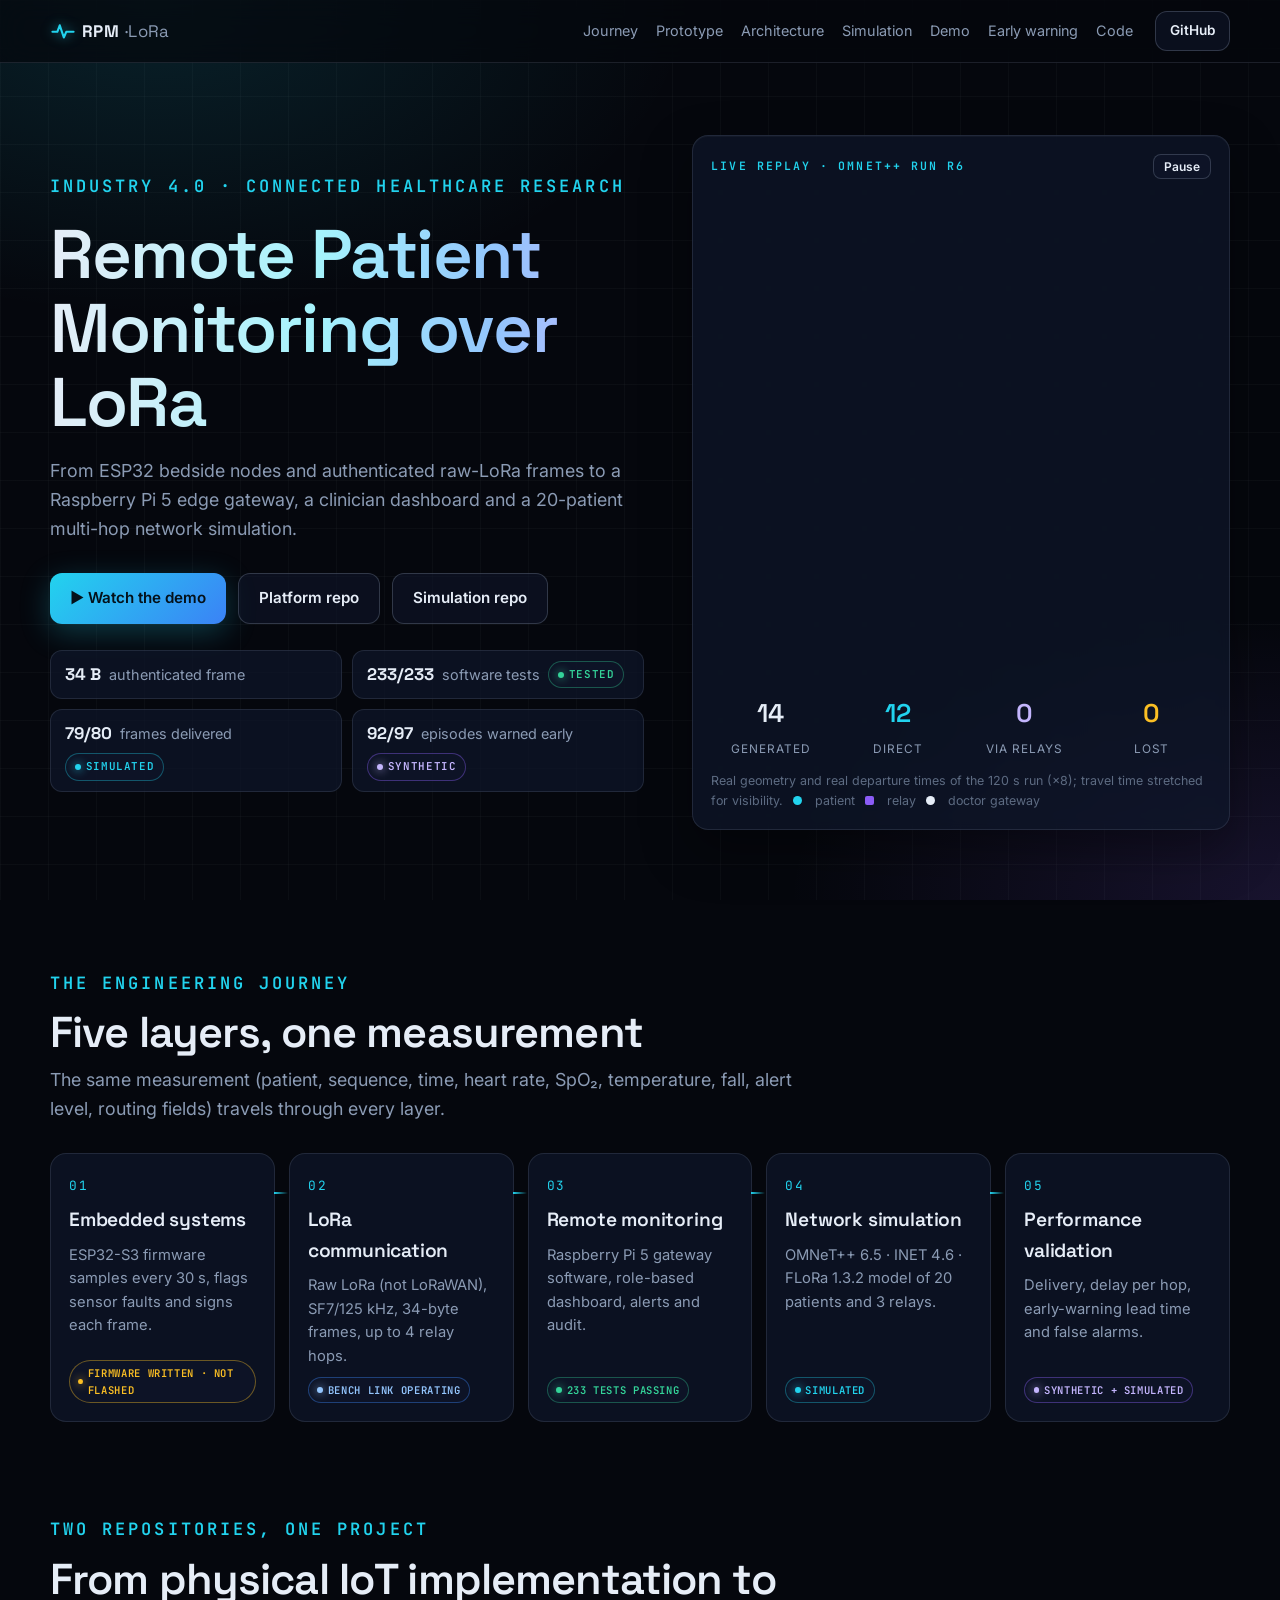
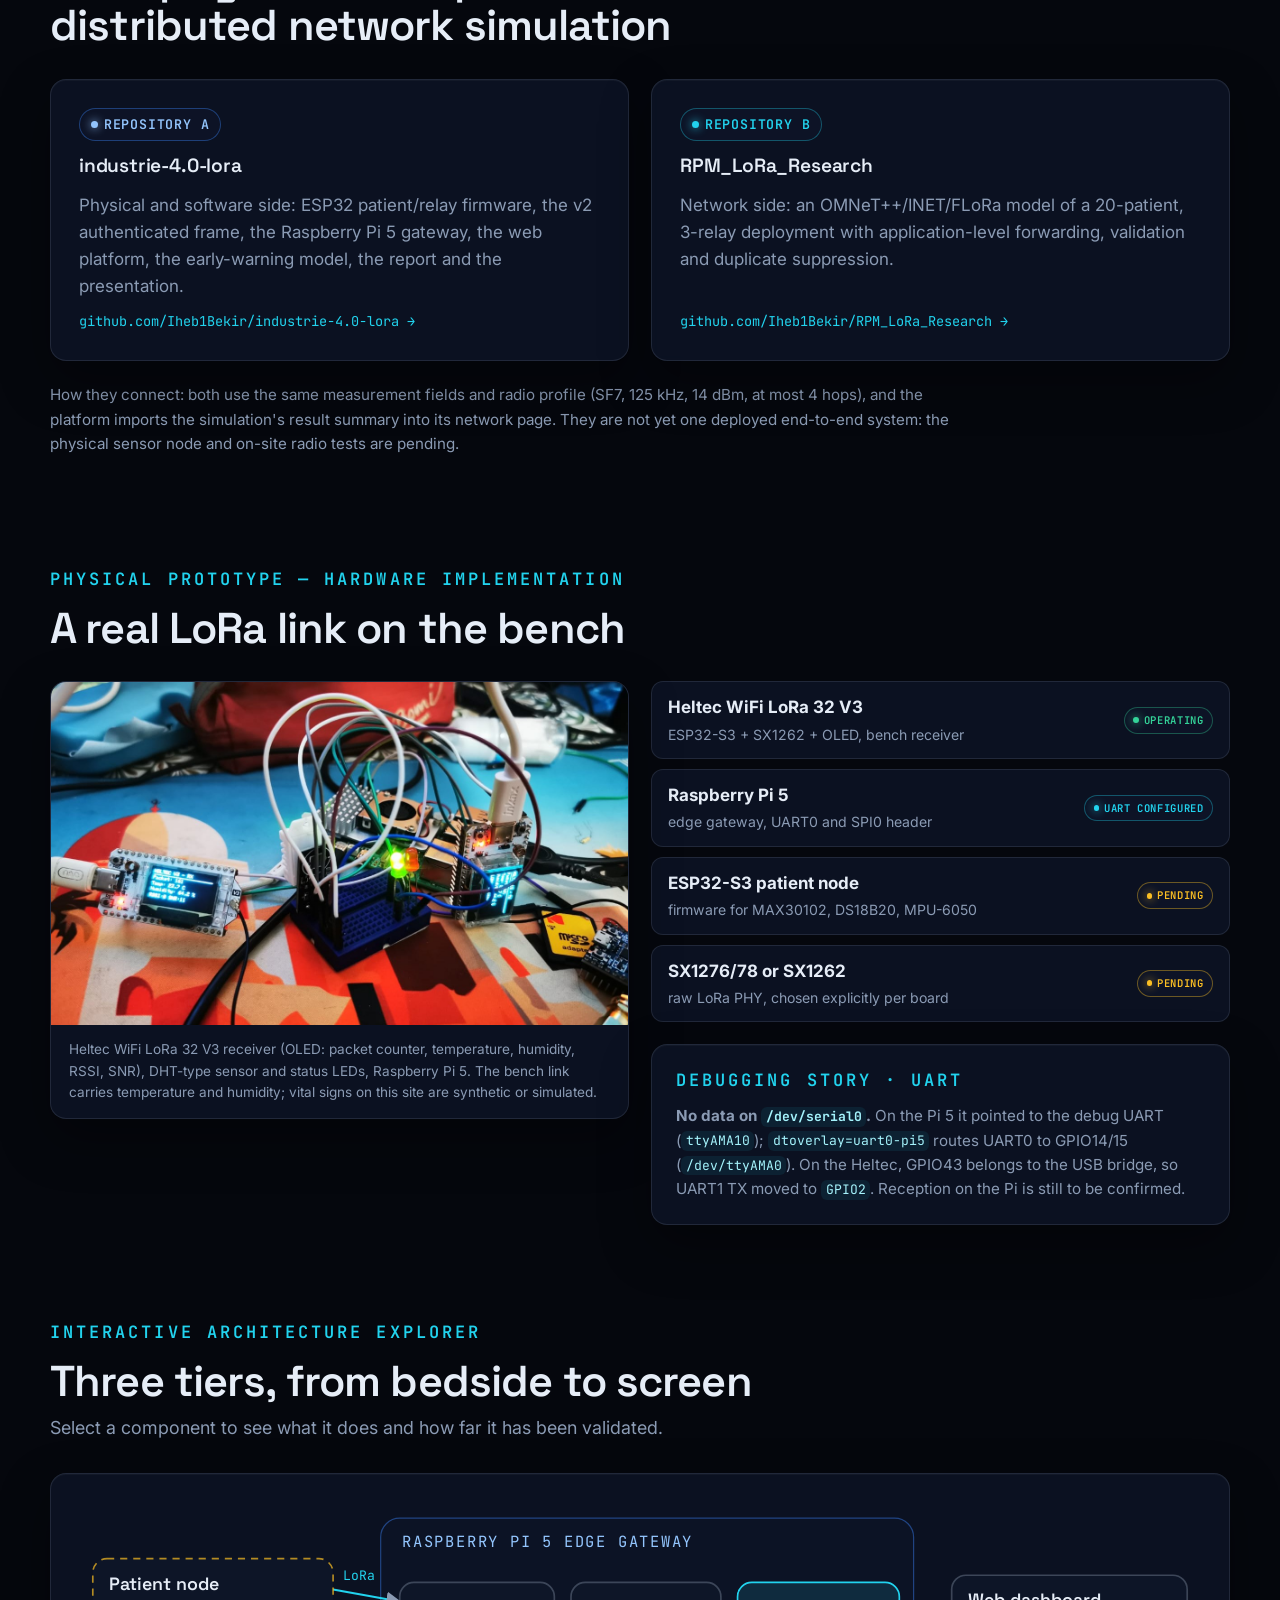
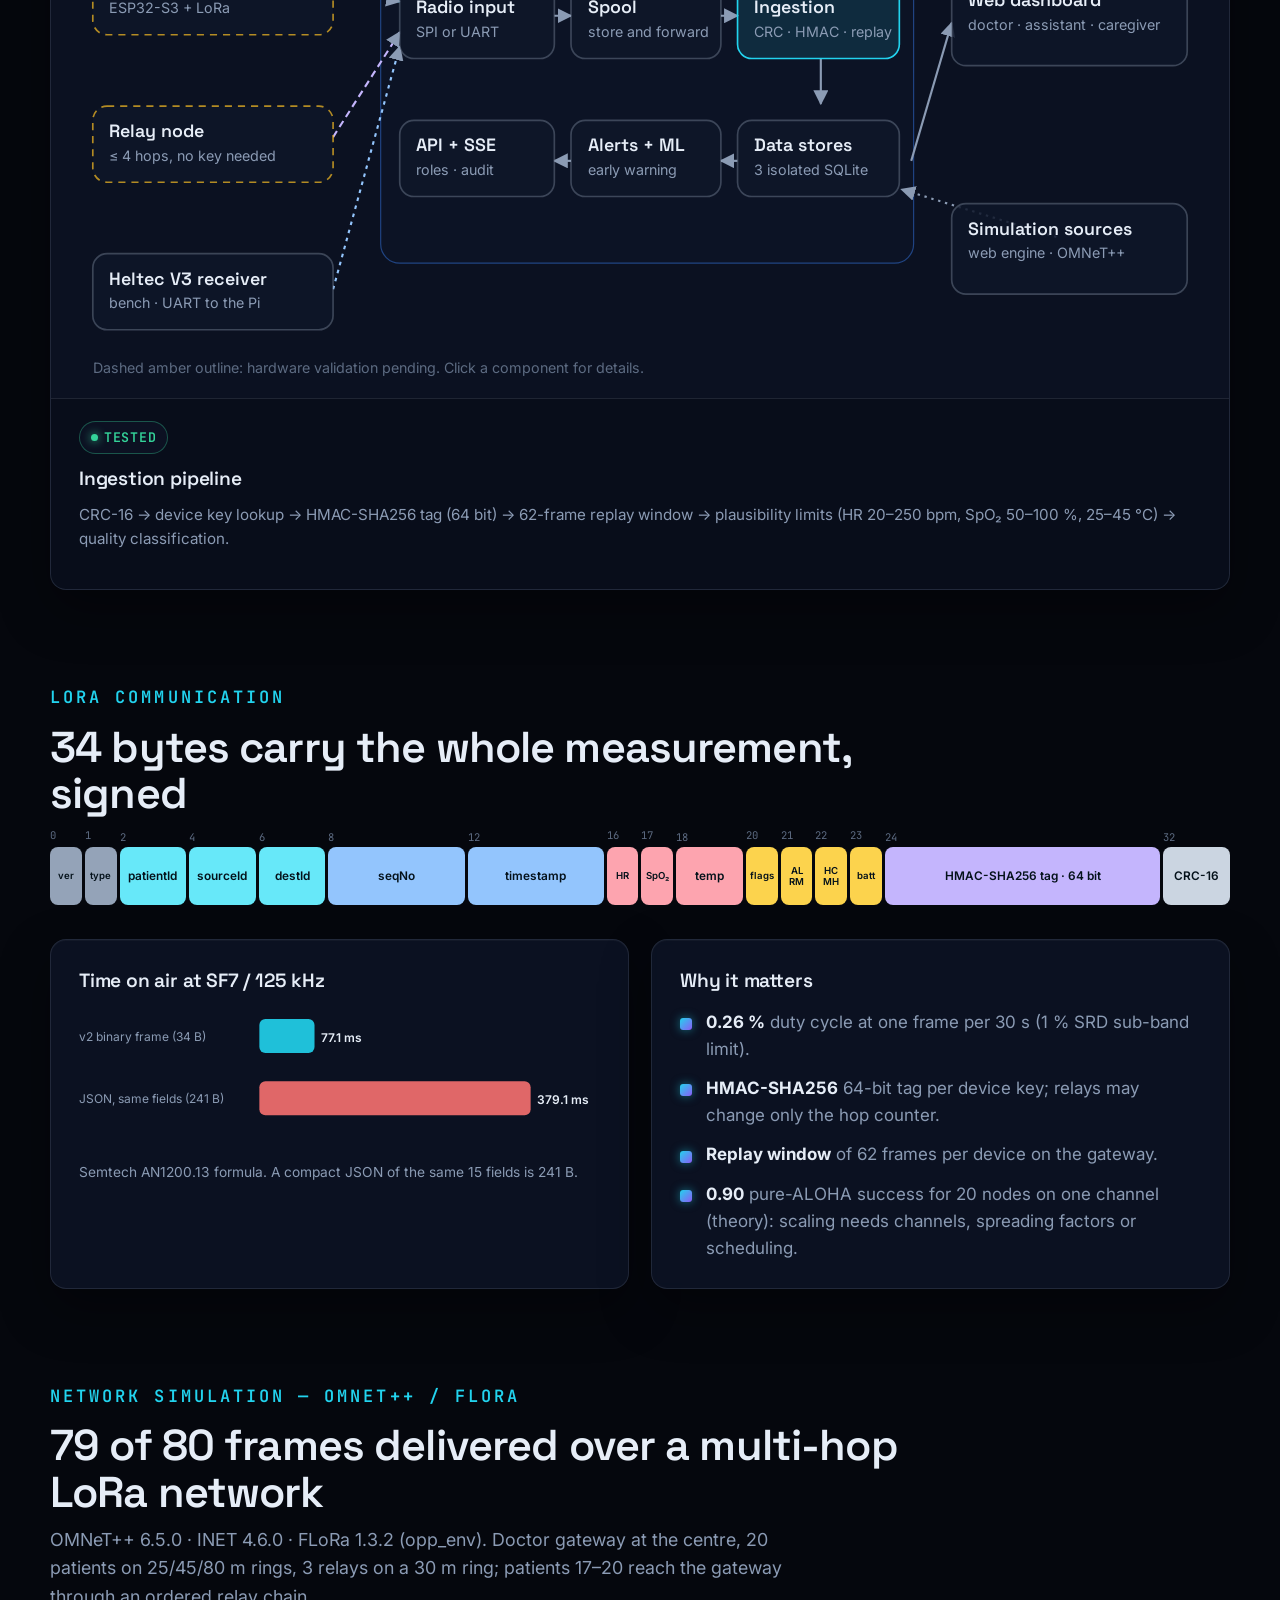
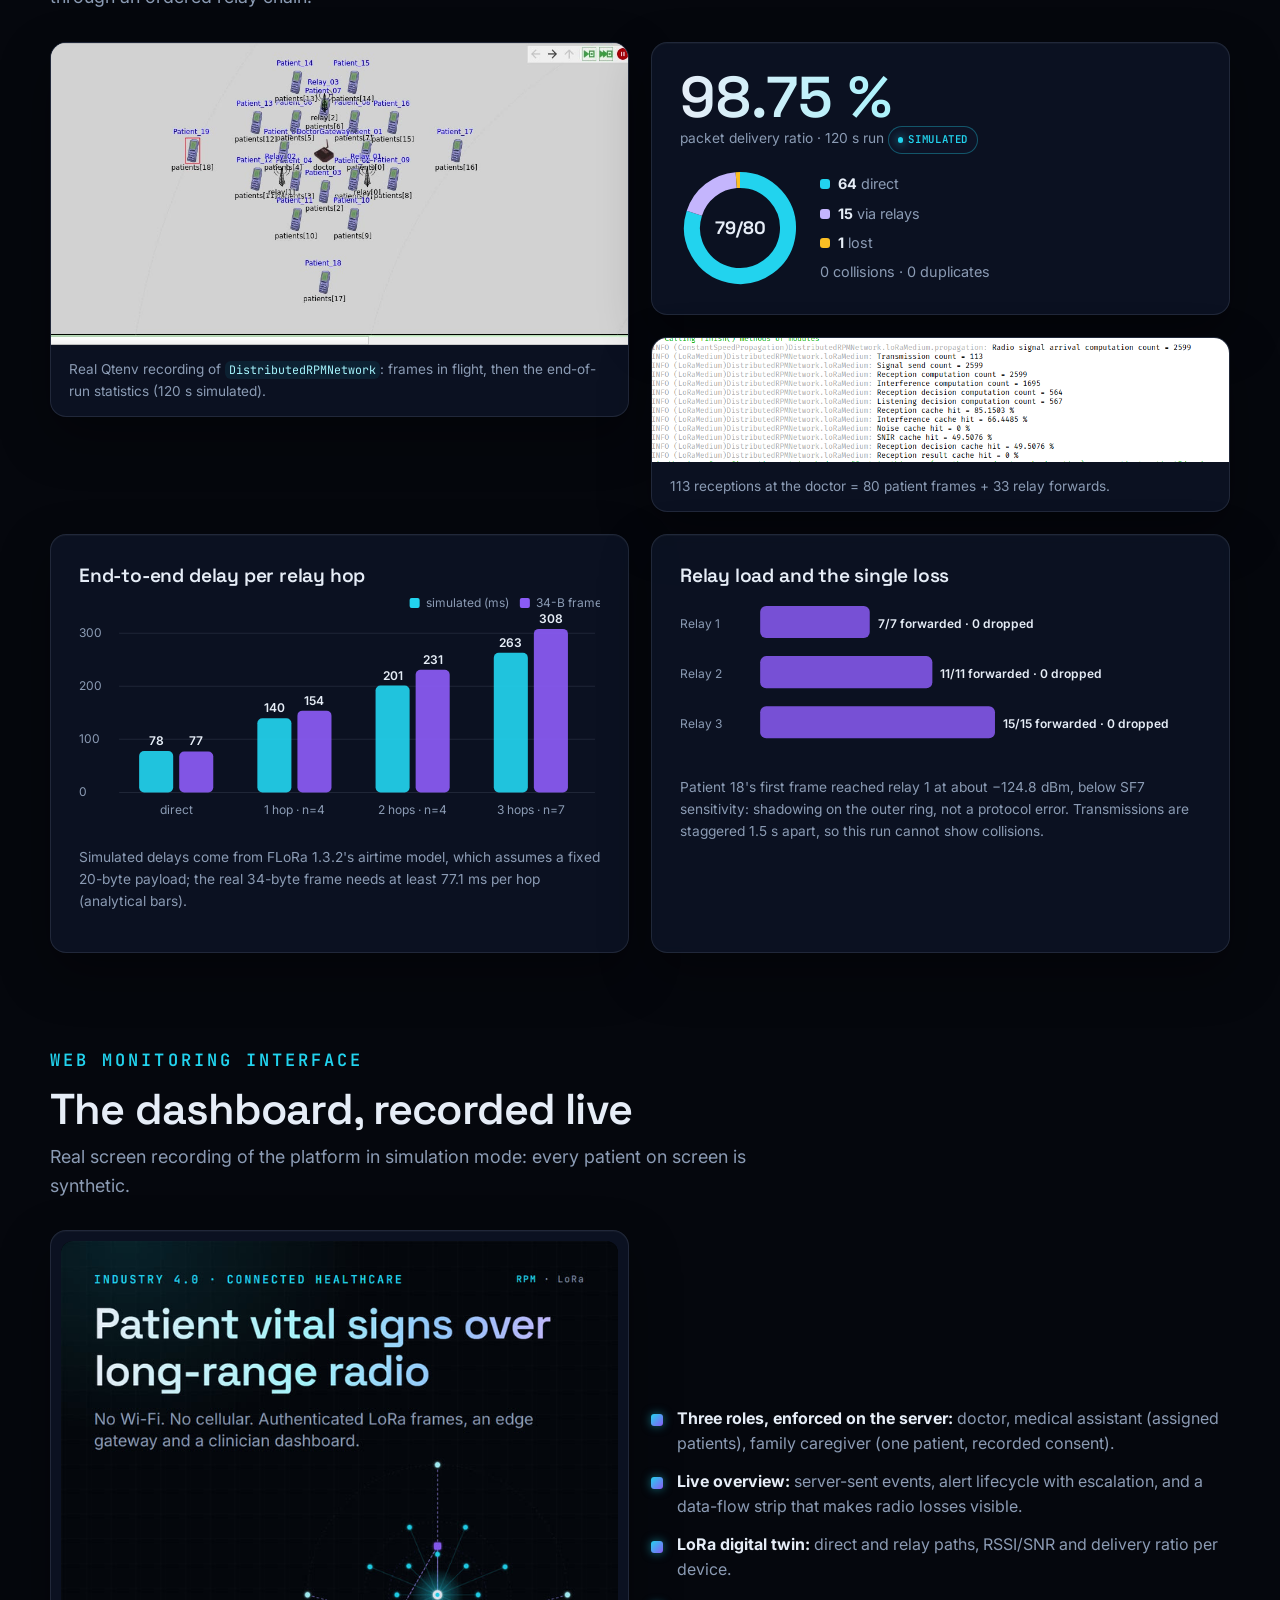
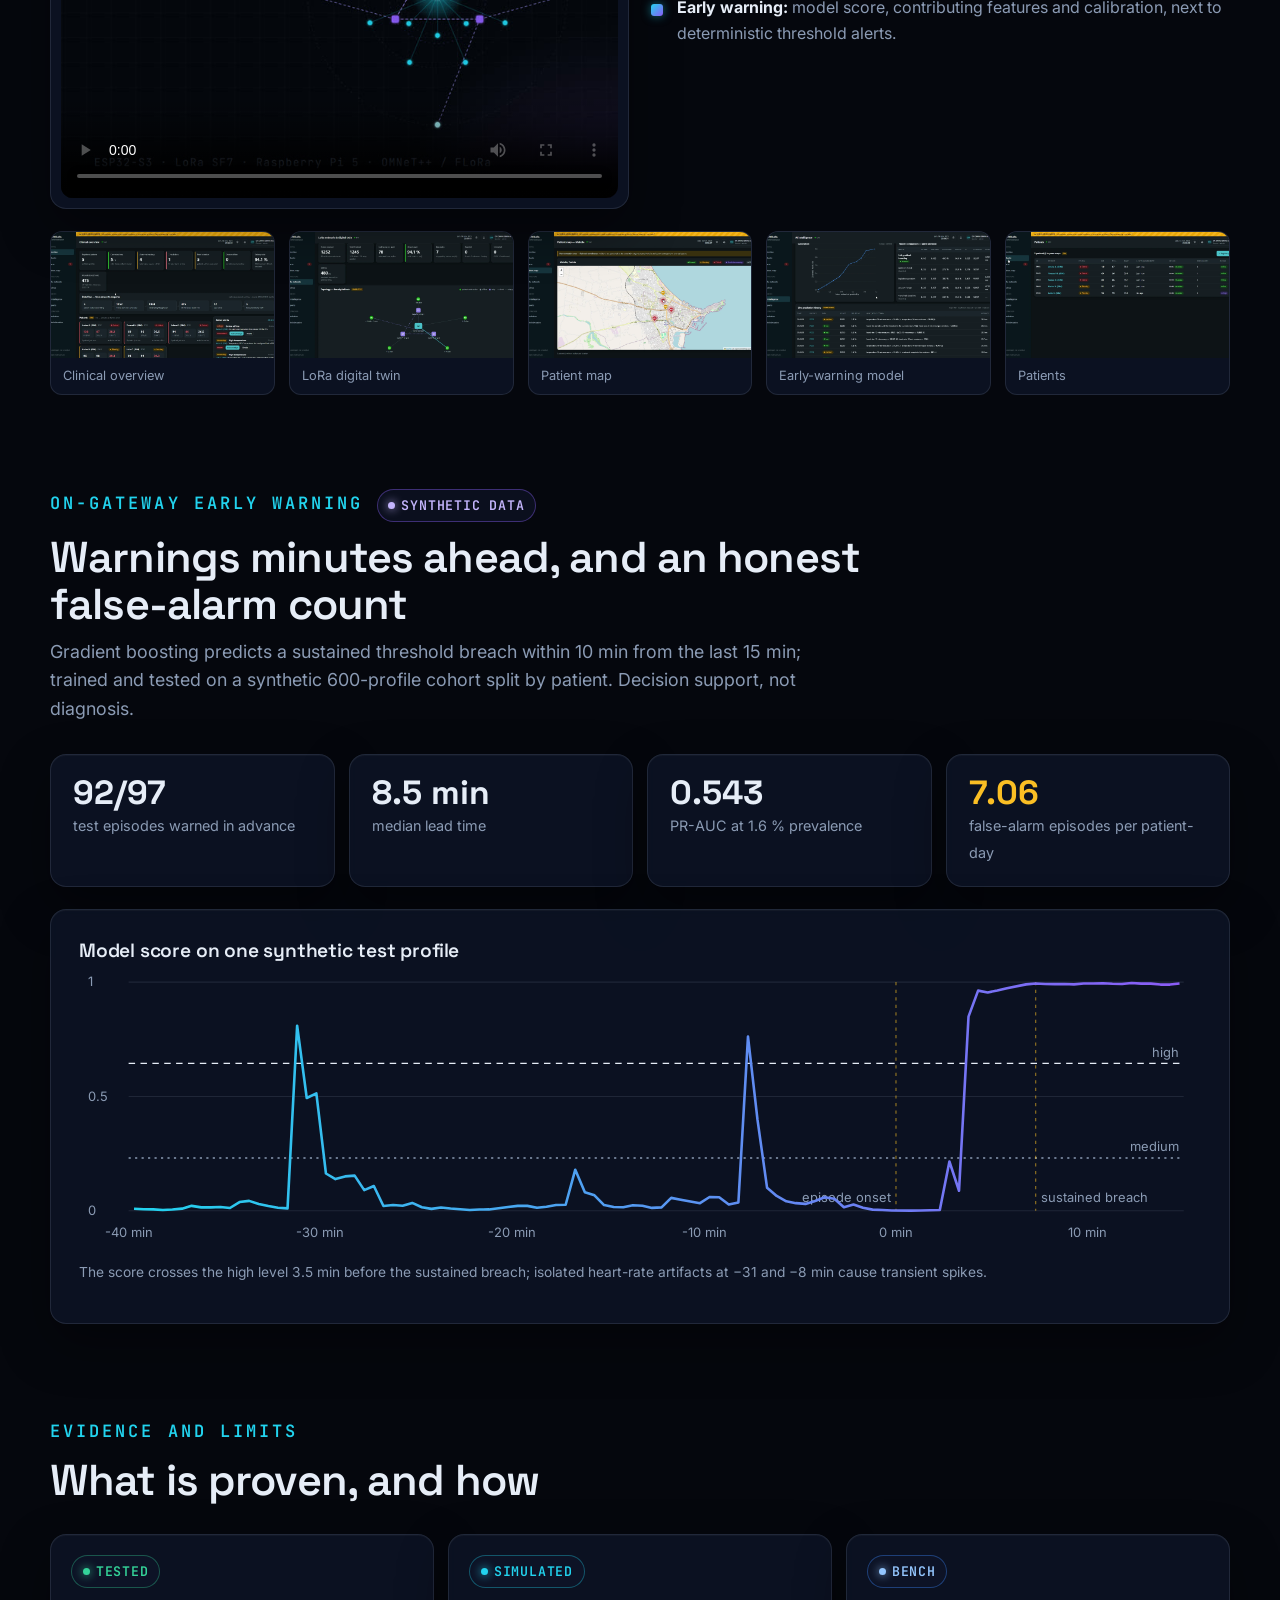
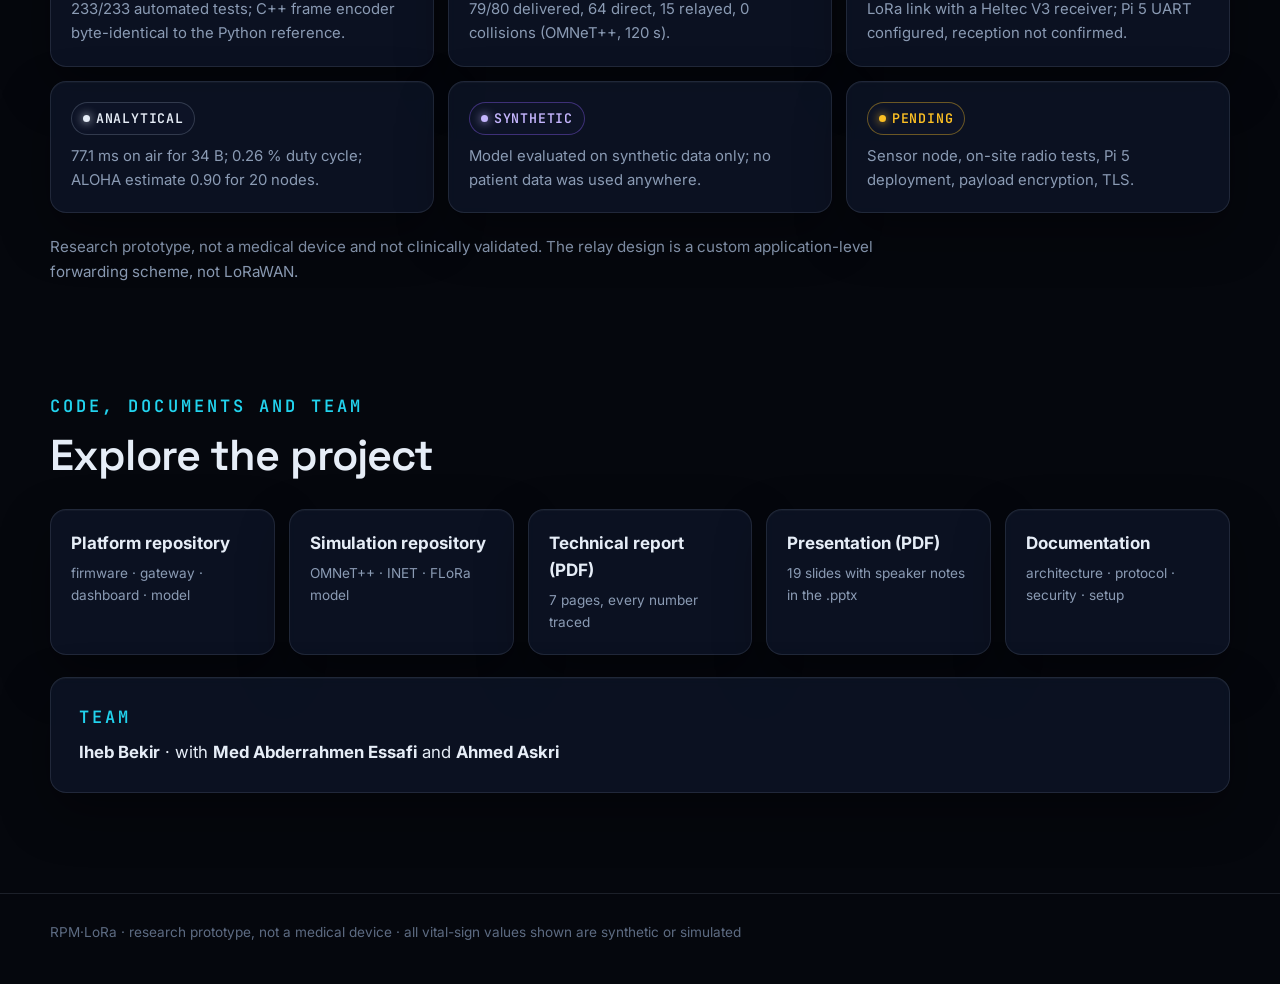
<file: site/index.html>
<!doctype html>
<html lang="en">
<head>
<meta charset="utf-8">
<meta name="viewport" content="width=device-width, initial-scale=1">
<title>Remote Patient Monitoring over LoRa · RPM·LoRa</title>
<meta name="description" content="ESP32 patient nodes, authenticated raw-LoRa frames, a Raspberry Pi 5 edge gateway, a role-based dashboard and an OMNeT++/FLoRa multi-hop network simulation. Research prototype, not a medical device.">
<link rel="canonical" href="https://iheb1bekir.github.io/industrie-4.0-lora/">
<meta property="og:type" content="website">
<meta property="og:site_name" content="RPM·LoRa">
<meta property="og:url" content="https://iheb1bekir.github.io/industrie-4.0-lora/">
<meta property="og:title" content="Remote Patient Monitoring over LoRa">
<meta property="og:description" content="From ESP32 bedside nodes to a doctor dashboard and a 20-patient multi-hop LoRa network simulation.">
<meta property="og:image" content="https://iheb1bekir.github.io/industrie-4.0-lora/media/social-preview.png">
<meta property="og:image:type" content="image/png">
<meta property="og:image:width" content="1280">
<meta property="og:image:height" content="640">
<meta property="og:image:alt" content="Remote Patient Monitoring over LoRa: ESP32-S3 nodes, authenticated raw-LoRa frames, Raspberry Pi 5 gateway and the clinician dashboard">
<meta name="twitter:card" content="summary_large_image">
<meta name="twitter:title" content="Remote Patient Monitoring over LoRa">
<meta name="twitter:description" content="From ESP32 bedside nodes to a doctor dashboard and a 20-patient multi-hop LoRa network simulation.">
<meta name="twitter:image" content="https://iheb1bekir.github.io/industrie-4.0-lora/media/social-preview.png">
<meta name="theme-color" content="#05070d">
<link rel="icon" href="data:image/svg+xml,%3Csvg xmlns='http://www.w3.org/2000/svg' viewBox='0 0 32 32'%3E%3Crect width='32' height='32' rx='8' fill='%2305070d'/%3E%3Cpath d='M4 17h6l3-8 5 15 3-7h7' fill='none' stroke='%2322d3ee' stroke-width='2.6' stroke-linecap='round' stroke-linejoin='round'/%3E%3C/svg%3E">
<link rel="stylesheet" href="assets/brand.css">
<link rel="stylesheet" href="assets/site.css">
</head>
<body class="lab-bg">
<a class="skip" href="#main">Skip to content</a>
<header class="nav">
  <div class="wrap nav-in">
    <a class="logo" href="#top" aria-label="RPM LoRa home"><svg viewBox="0 0 32 32" aria-hidden="true"><path d="M3 17h6l3-8 5 15 3-7h9"/></svg><b>RPM</b><span>·LoRa</span></a>
    <nav aria-label="Sections"><a href="#journey">Journey</a><a href="#prototype">Prototype</a><a href="#architecture">Architecture</a><a href="#simulation">Simulation</a><a href="#demo">Demo</a><a href="#intelligence">Early warning</a><a href="#code">Code</a></nav>
    <a class="btn ghost small" href="https://github.com/Iheb1Bekir/industrie-4.0-lora">GitHub</a>
  </div>
</header>

<main id="main">
<!-- ============================================================ hero -->
<section class="hero wrap" id="top">
  <div class="hero-text">
    <div class="kicker">Industry 4.0 · connected healthcare research</div>
    <h1 class="display grad-text">Remote Patient Monitoring over LoRa</h1>
    <p class="lede">From ESP32 bedside nodes and authenticated raw-LoRa frames to a Raspberry&nbsp;Pi&nbsp;5 edge gateway, a clinician dashboard and a 20-patient multi-hop network simulation.</p>
    <div class="cta"><a class="btn" href="#demo">▶ Watch the demo</a><a class="btn ghost" href="https://github.com/Iheb1Bekir/industrie-4.0-lora">Platform repo</a><a class="btn ghost" href="https://github.com/Iheb1Bekir/RPM_LoRa_Research">Simulation repo</a></div>
    <ul class="pills">
      <li><b>34&nbsp;B</b> authenticated frame</li>
      <li><b>233/233</b> software tests <span class="chip ok">tested</span></li>
      <li><b>79/80</b> frames delivered <span class="chip sim">simulated</span></li>
      <li><b>92/97</b> episodes warned early <span class="chip syn">synthetic</span></li>
    </ul>
  </div>
  <figure class="card net" aria-label="Replay of the evaluated OMNeT++ run">
    <div class="net-head"><span class="kicker">Live replay · OMNeT++ run r6</span><button class="btn ghost tiny" id="netToggle" type="button" aria-pressed="false">Pause</button></div>
    <canvas id="net" width="560" height="560"></canvas>
    <div class="net-stats" aria-live="off">
      <div><span id="cGen">0</span><small>generated</small></div>
      <div><span id="cDir" class="c-cyan">0</span><small>direct</small></div>
      <div><span id="cRel" class="c-violet">0</span><small>via relays</small></div>
      <div><span id="cLost" class="c-warn">0</span><small>lost</small></div>
    </div>
    <figcaption>Real geometry and real departure times of the 120&nbsp;s run (×8); travel time stretched for visibility. <span class="leg"><i class="d-p"></i>patient <i class="d-r"></i>relay <i class="d-g"></i>doctor gateway</span></figcaption>
  </figure>
</section>

<!-- ============================================================ journey -->
<section class="wrap block" id="journey">
  <div class="sec-head"><div class="kicker">The engineering journey</div><h2 class="display">Five layers, one measurement</h2>
    <p class="lede">The same measurement (patient, sequence, time, heart rate, SpO₂, temperature, fall, alert level, routing fields) travels through every layer.</p></div>
  <ol class="journey">
    <li><span class="n">01</span><h3>Embedded systems</h3><p>ESP32-S3 firmware samples every 30&nbsp;s, flags sensor faults and signs each frame.</p><span class="chip warn">firmware written · not flashed</span></li>
    <li><span class="n">02</span><h3>LoRa communication</h3><p>Raw LoRa (not LoRaWAN), SF7/125&nbsp;kHz, 34-byte frames, up to 4 relay hops.</p><span class="chip bench">bench link operating</span></li>
    <li><span class="n">03</span><h3>Remote monitoring</h3><p>Raspberry&nbsp;Pi&nbsp;5 gateway software, role-based dashboard, alerts and audit.</p><span class="chip ok">233 tests passing</span></li>
    <li><span class="n">04</span><h3>Network simulation</h3><p>OMNeT++ 6.5 · INET 4.6 · FLoRa 1.3.2 model of 20 patients and 3 relays.</p><span class="chip sim">simulated</span></li>
    <li><span class="n">05</span><h3>Performance validation</h3><p>Delivery, delay per hop, early-warning lead time and false alarms.</p><span class="chip syn">synthetic + simulated</span></li>
  </ol>
</section>

<!-- ============================================================ two repos -->
<section class="wrap block" id="repos">
  <div class="sec-head"><div class="kicker">Two repositories, one project</div><h2 class="display">From physical IoT implementation to distributed network simulation</h2></div>
  <div class="grid2">
    <a class="card repo" href="https://github.com/Iheb1Bekir/industrie-4.0-lora">
      <span class="chip bench">Repository A</span><h3>industrie-4.0-lora</h3>
      <p>Physical and software side: ESP32 patient/relay firmware, the v2 authenticated frame, the Raspberry&nbsp;Pi&nbsp;5 gateway, the web platform, the early-warning model, the report and the presentation.</p>
      <span class="go">github.com/Iheb1Bekir/industrie-4.0-lora →</span></a>
    <a class="card repo" href="https://github.com/Iheb1Bekir/RPM_LoRa_Research">
      <span class="chip sim">Repository B</span><h3>RPM_LoRa_Research</h3>
      <p>Network side: an OMNeT++/INET/FLoRa model of a 20-patient, 3-relay deployment with application-level forwarding, validation and duplicate suppression.</p>
      <span class="go">github.com/Iheb1Bekir/RPM_LoRa_Research →</span></a>
  </div>
  <p class="note">How they connect: both use the same measurement fields and radio profile (SF7, 125&nbsp;kHz, 14&nbsp;dBm, at most 4 hops), and the platform imports the simulation's result summary into its network page. They are not yet one deployed end-to-end system: the physical sensor node and on-site radio tests are pending.</p>
</section>

<!-- ============================================================ prototype -->
<section class="wrap block" id="prototype">
  <div class="sec-head"><div class="kicker">Physical prototype — hardware implementation</div><h2 class="display">A real LoRa link on the bench</h2></div>
  <div class="grid2 proto">
    <figure class="card photo"><img src="media/hardware-bench.jpg" alt="Bench prototype: Heltec WiFi LoRa 32 V3 receiver with OLED, breadboard with sensor and LEDs, Raspberry Pi 5 with active cooler" loading="lazy" width="1280" height="760">
      <figcaption>Heltec WiFi LoRa 32 V3 receiver (OLED: packet counter, temperature, humidity, RSSI, SNR), DHT-type sensor and status LEDs, Raspberry&nbsp;Pi&nbsp;5. The bench link carries temperature and humidity; vital signs on this site are synthetic or simulated.</figcaption></figure>
    <div class="stack">
      <ul class="parts">
        <li><b>Heltec WiFi LoRa 32 V3</b><span>ESP32-S3 + SX1262 + OLED, bench receiver</span><span class="chip ok">operating</span></li>
        <li><b>Raspberry Pi 5</b><span>edge gateway, UART0 and SPI0 header</span><span class="chip sim">UART configured</span></li>
        <li><b>ESP32-S3 patient node</b><span>firmware for MAX30102, DS18B20, MPU-6050</span><span class="chip warn">pending</span></li>
        <li><b>SX1276/78 or SX1262</b><span>raw LoRa PHY, chosen explicitly per board</span><span class="chip warn">pending</span></li>
      </ul>
      <div class="card fix"><div class="kicker">Debugging story · UART</div>
        <p><b>No data on <code>/dev/serial0</code>.</b> On the Pi&nbsp;5 it pointed to the debug UART (<code>ttyAMA10</code>); <code>dtoverlay=uart0-pi5</code> routes UART0 to GPIO14/15 (<code>/dev/ttyAMA0</code>). On the Heltec, GPIO43 belongs to the USB bridge, so UART1 TX moved to <code>GPIO2</code>. Reception on the Pi is still to be confirmed.</p></div>
    </div>
  </div>
</section>

<!-- ============================================================ architecture explorer -->
<section class="wrap block" id="architecture">
  <div class="sec-head"><div class="kicker">Interactive architecture explorer</div><h2 class="display">Three tiers, from bedside to screen</h2><p class="lede">Select a component to see what it does and how far it has been validated.</p></div>
  <div class="arch card">
    <svg id="archSvg" viewBox="0 0 960 420" role="group" aria-label="System architecture"></svg>
    <aside class="arch-panel" id="archPanel" aria-live="polite"></aside>
  </div>
</section>

<!-- ============================================================ frame -->
<section class="wrap block" id="frame">
  <div class="sec-head"><div class="kicker">LoRa communication</div><h2 class="display">34 bytes carry the whole measurement, signed</h2></div>
  <div class="bytes" id="bytes" aria-label="Protocol v2 frame layout"></div>
  <div class="grid2 airtime">
    <div class="card pad"><h3>Time on air at SF7 / 125 kHz</h3><div id="airChart"></div><p class="small">Semtech AN1200.13 formula. A compact JSON of the same 15 fields is 241&nbsp;B.</p></div>
    <div class="card pad"><h3>Why it matters</h3><ul class="ticks">
      <li><b>0.26 %</b> duty cycle at one frame per 30&nbsp;s (1&nbsp;% SRD sub-band limit).</li>
      <li><b>HMAC-SHA256</b> 64-bit tag per device key; relays may change only the hop counter.</li>
      <li><b>Replay window</b> of 62 frames per device on the gateway.</li>
      <li><b>0.90</b> pure-ALOHA success for 20 nodes on one channel (theory): scaling needs channels, spreading factors or scheduling.</li></ul></div>
  </div>
</section>

<!-- ============================================================ simulation -->
<section class="wrap block" id="simulation">
  <div class="sec-head"><div class="kicker">Network simulation — OMNeT++ / FLoRa</div><h2 class="display">79 of 80 frames delivered over a multi-hop LoRa network</h2>
    <p class="lede">OMNeT++ 6.5.0 · INET 4.6.0 · FLoRa 1.3.2 (opp_env). Doctor gateway at the centre, 20 patients on 25/45/80&nbsp;m rings, 3 relays on a 30&nbsp;m ring; patients 17–20 reach the gateway through an ordered relay chain.</p></div>
  <div class="grid2 proto">
    <figure class="card shot"><video src="media/omnet-run.mp4" poster="media/omnet-run-poster.jpg" muted loop playsinline autoplay preload="metadata" aria-label="Recording of the OMNeT++ Qtenv run: LoRa frames between patients, relays and the doctor gateway, then the end-of-run statistics" width="1000" height="525"></video><figcaption>Real Qtenv recording of <code>DistributedRPMNetwork</code>: frames in flight, then the end-of-run statistics (120&nbsp;s simulated).</figcaption></figure>
    <div class="stack">
      <div class="card pad results"><div class="big grad-text">98.75 %</div><div class="small">packet delivery ratio · 120&nbsp;s run <span class="chip sim">simulated</span></div>
        <div id="donut"></div></div>
      <figure class="card shot"><img src="media/omnet-log.png" alt="LoRaMedium statistics printed by finish(): 113 transmissions" loading="lazy" width="962" height="207"><figcaption>113 receptions at the doctor = 80 patient frames + 33 relay forwards.</figcaption></figure>
    </div>
  </div>
  <div class="grid2">
    <div class="card pad"><h3>End-to-end delay per relay hop</h3><div id="delayChart"></div><p class="small">Simulated delays come from FLoRa 1.3.2's airtime model, which assumes a fixed 20-byte payload; the real 34-byte frame needs at least 77.1&nbsp;ms per hop (analytical bars).</p></div>
    <div class="card pad"><h3>Relay load and the single loss</h3><div id="relayChart"></div><p class="small">Patient 18's first frame reached relay&nbsp;1 at about −124.8&nbsp;dBm, below SF7 sensitivity: shadowing on the outer ring, not a protocol error. Transmissions are staggered 1.5&nbsp;s apart, so this run cannot show collisions.</p></div>
  </div>
</section>

<!-- ============================================================ demo -->
<section class="wrap block" id="demo">
  <div class="sec-head"><div class="kicker">Web monitoring interface</div><h2 class="display">The dashboard, recorded live</h2><p class="lede">Real screen recording of the platform in simulation mode: every patient on screen is synthetic.</p></div>
  <div class="grid2 demo">
    <div class="card video"><video id="demoVideo" controls playsinline preload="metadata" poster="media/video-poster.jpg"><source src="media/rpm-lora-showcase.mp4" type="video/mp4">Your browser cannot play this video. <a href="media/rpm-lora-showcase.mp4">Download it</a>.</video></div>
    <ul class="ticks feat">
      <li><b>Three roles, enforced on the server:</b> doctor, medical assistant (assigned patients), family caregiver (one patient, recorded consent).</li>
      <li><b>Live overview:</b> server-sent events, alert lifecycle with escalation, and a data-flow strip that makes radio losses visible.</li>
      <li><b>LoRa digital twin:</b> direct and relay paths, RSSI/SNR and delivery ratio per device.</li>
      <li><b>Early warning:</b> model score, contributing features and calibration, next to deterministic threshold alerts.</li>
    </ul>
  </div>
  <div class="gallery" id="gallery">
    <button type="button" data-src="media/dashboard-overview.webp" data-cap="Clinical overview"><img src="media/dashboard-overview.webp" alt="Clinical overview" loading="lazy"><span>Clinical overview</span></button>
    <button type="button" data-src="media/dashboard-network.webp" data-cap="LoRa network digital twin"><img src="media/dashboard-network.webp" alt="LoRa network digital twin" loading="lazy"><span>LoRa digital twin</span></button>
    <button type="button" data-src="media/dashboard-map.webp" data-cap="Patient map (fictional coordinates)"><img src="media/dashboard-map.webp" alt="Patient map" loading="lazy"><span>Patient map</span></button>
    <button type="button" data-src="media/dashboard-ai.webp" data-cap="AI intelligence page"><img src="media/dashboard-ai.webp" alt="AI intelligence page" loading="lazy"><span>Early-warning model</span></button>
    <button type="button" data-src="media/dashboard-patients.webp" data-cap="Patient list"><img src="media/dashboard-patients.webp" alt="Patient list" loading="lazy"><span>Patients</span></button>
  </div>
</section>

<!-- ============================================================ intelligence -->
<section class="wrap block" id="intelligence">
  <div class="sec-head"><div class="kicker">On-gateway early warning <span class="chip syn">synthetic data</span></div><h2 class="display">Warnings minutes ahead, and an honest false-alarm count</h2>
    <p class="lede">Gradient boosting predicts a sustained threshold breach within 10&nbsp;min from the last 15&nbsp;min; trained and tested on a synthetic 600-profile cohort split by patient. Decision support, not diagnosis.</p></div>
  <div class="kpis">
    <div class="card"><b>92/97</b><span>test episodes warned in advance</span></div>
    <div class="card"><b>8.5 min</b><span>median lead time</span></div>
    <div class="card"><b>0.543</b><span>PR-AUC at 1.6&nbsp;% prevalence</span></div>
    <div class="card warnk"><b>7.06</b><span>false-alarm episodes per patient-day</span></div>
  </div>
  <div class="card pad"><h3>Model score on one synthetic test profile</h3><div id="trajChart"></div><p class="small">The score crosses the high level 3.5&nbsp;min before the sustained breach; isolated heart-rate artifacts at −31 and −8&nbsp;min cause transient spikes.</p></div>
</section>

<!-- ============================================================ evidence -->
<section class="wrap block" id="evidence">
  <div class="sec-head"><div class="kicker">Evidence and limits</div><h2 class="display">What is proven, and how</h2></div>
  <div class="evidence">
    <div class="card"><span class="chip ok">tested</span><p>233/233 automated tests; C++ frame encoder byte-identical to the Python reference.</p></div>
    <div class="card"><span class="chip sim">simulated</span><p>79/80 delivered, 64 direct, 15 relayed, 0 collisions (OMNeT++, 120&nbsp;s).</p></div>
    <div class="card"><span class="chip bench">bench</span><p>LoRa link with a Heltec V3 receiver; Pi&nbsp;5 UART configured, reception not confirmed.</p></div>
    <div class="card"><span class="chip">analytical</span><p>77.1&nbsp;ms on air for 34&nbsp;B; 0.26&nbsp;% duty cycle; ALOHA estimate 0.90 for 20 nodes.</p></div>
    <div class="card"><span class="chip syn">synthetic</span><p>Model evaluated on synthetic data only; no patient data was used anywhere.</p></div>
    <div class="card"><span class="chip warn">pending</span><p>Sensor node, on-site radio tests, Pi&nbsp;5 deployment, payload encryption, TLS.</p></div>
  </div>
  <p class="note">Research prototype, not a medical device and not clinically validated. The relay design is a custom application-level forwarding scheme, not LoRaWAN.</p>
</section>

<!-- ============================================================ code & team -->
<section class="wrap block" id="code">
  <div class="sec-head"><div class="kicker">Code, documents and team</div><h2 class="display">Explore the project</h2></div>
  <div class="links">
    <a class="card" href="https://github.com/Iheb1Bekir/industrie-4.0-lora"><b>Platform repository</b><span>firmware · gateway · dashboard · model</span></a>
    <a class="card" href="https://github.com/Iheb1Bekir/RPM_LoRa_Research"><b>Simulation repository</b><span>OMNeT++ · INET · FLoRa model</span></a>
    <a class="card" href="https://github.com/Iheb1Bekir/industrie-4.0-lora/blob/main/report/main.pdf"><b>Technical report (PDF)</b><span>7 pages, every number traced</span></a>
    <a class="card" href="https://github.com/Iheb1Bekir/industrie-4.0-lora/blob/main/presentation/RPM_LoRa_presentation.pdf"><b>Presentation (PDF)</b><span>19 slides with speaker notes in the .pptx</span></a>
    <a class="card" href="https://github.com/Iheb1Bekir/industrie-4.0-lora/tree/main/docs"><b>Documentation</b><span>architecture · protocol · security · setup</span></a>
  </div>
  <div class="team card pad"><div class="kicker">Team</div><p><b>Iheb Bekir</b> · with <b>Med Abderrahmen Essafi</b> and <b>Ahmed Askri</b></p></div>
</section>
</main>

<footer class="foot"><div class="wrap">RPM·LoRa · research prototype, not a medical device · all vital-sign values shown are synthetic or simulated</div></footer>

<dialog id="lightbox"><img alt=""><p></p><button type="button" class="btn ghost small" value="close">Close</button></dialog>
<script src="assets/topology.js"></script>
<script src="assets/data.js"></script>
<script src="assets/app.js"></script>
</body>
</html>
</file>
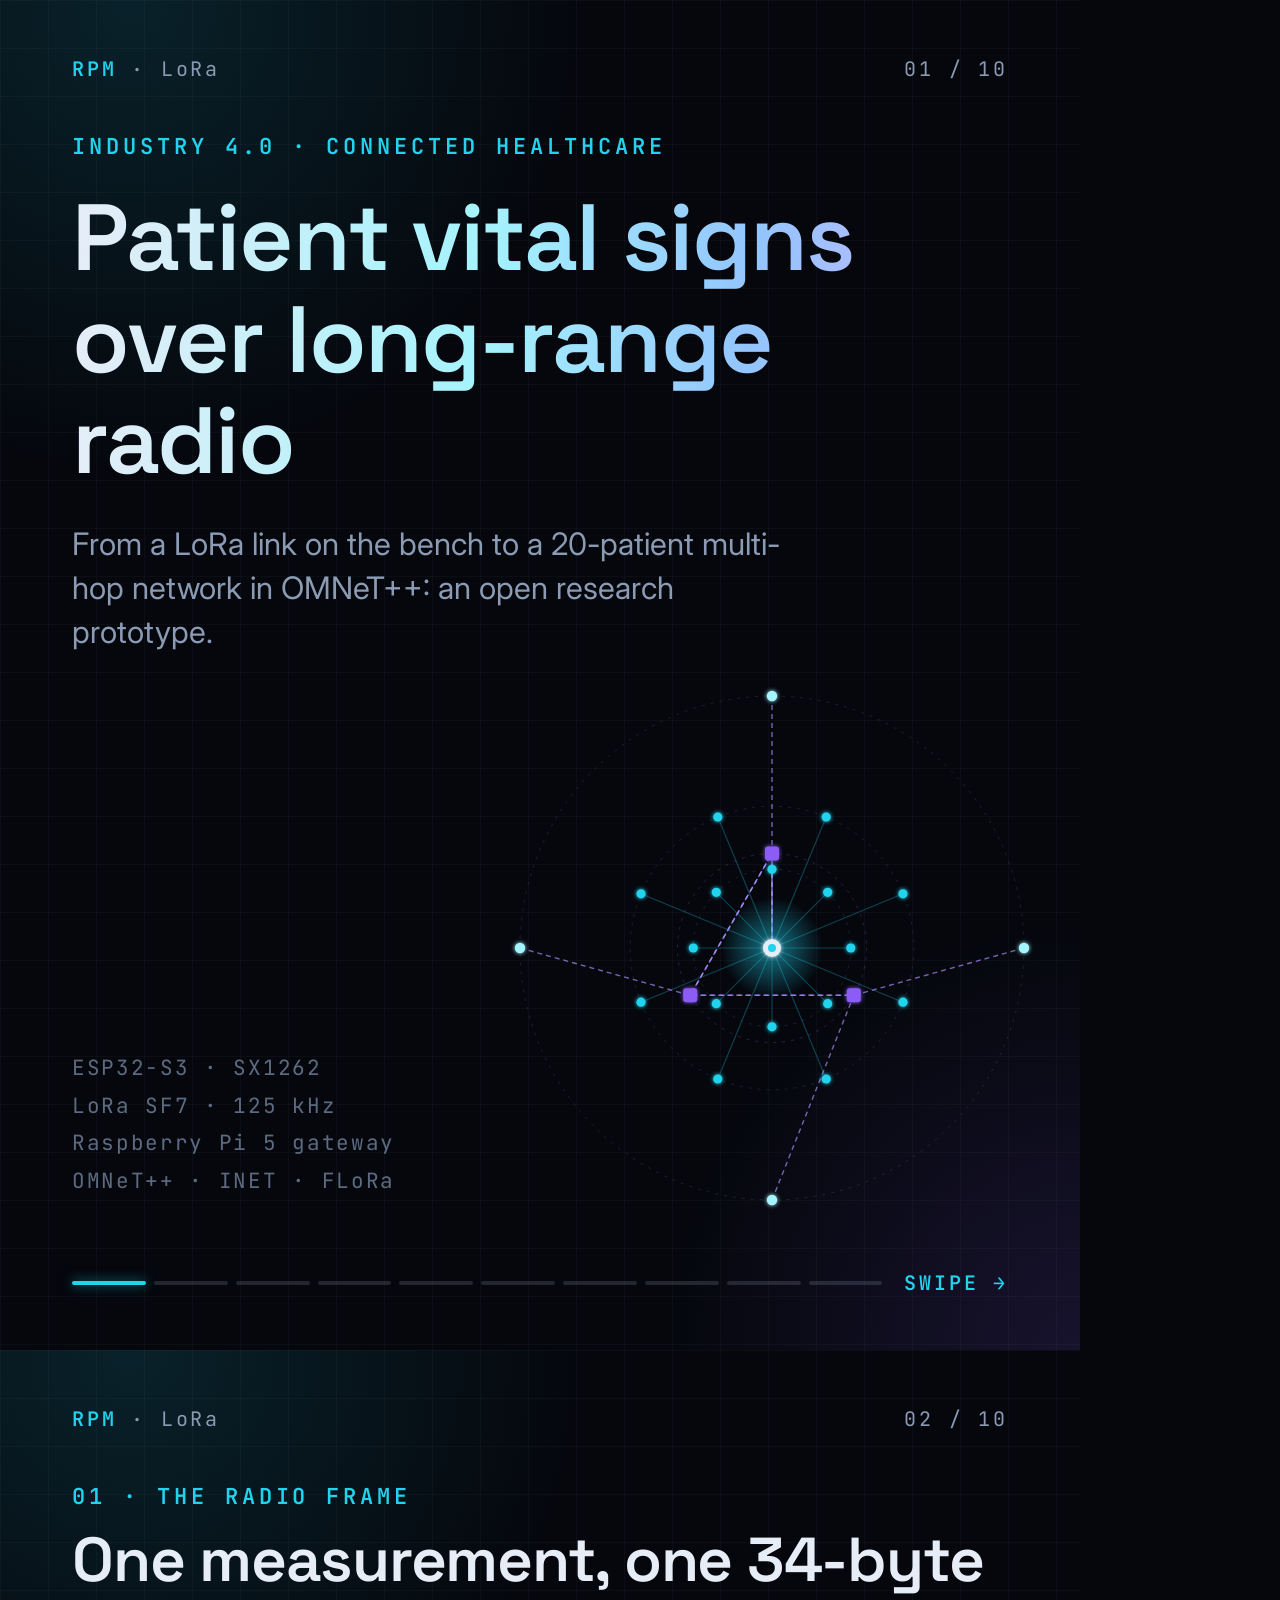
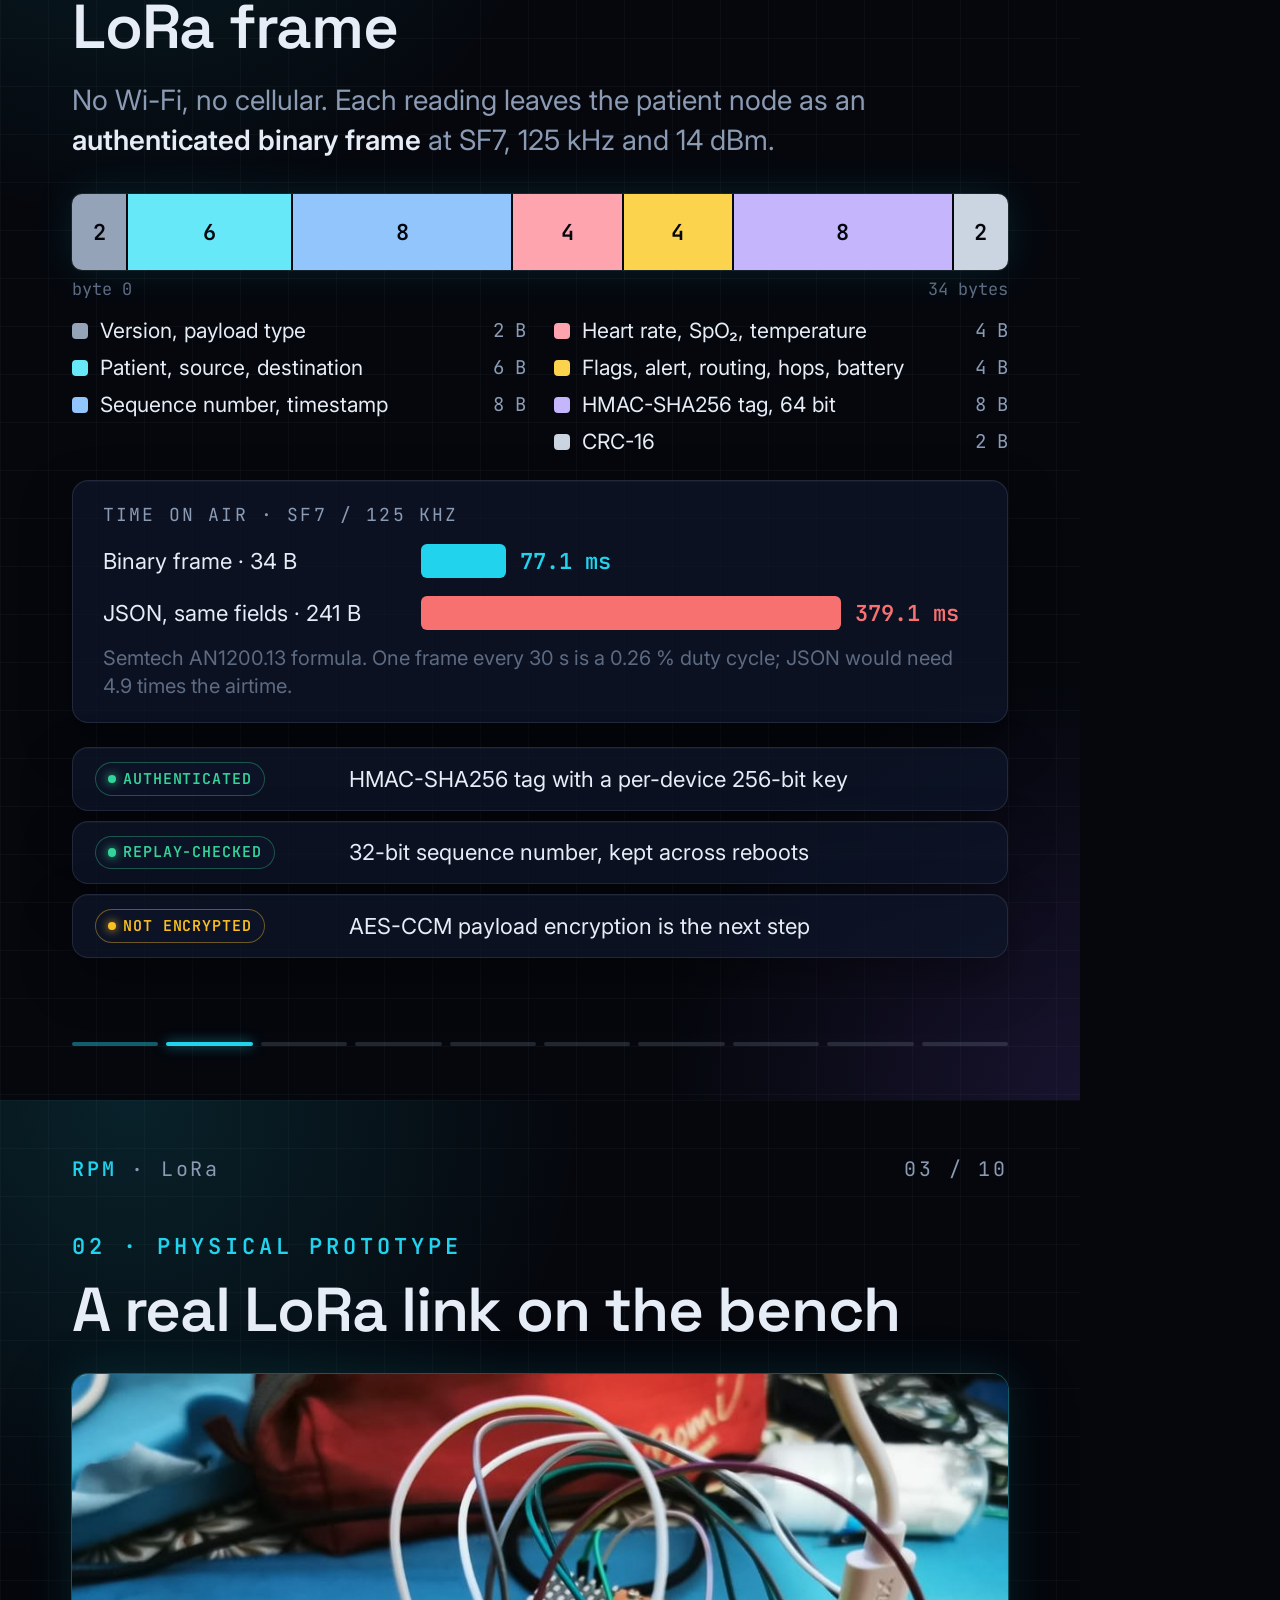
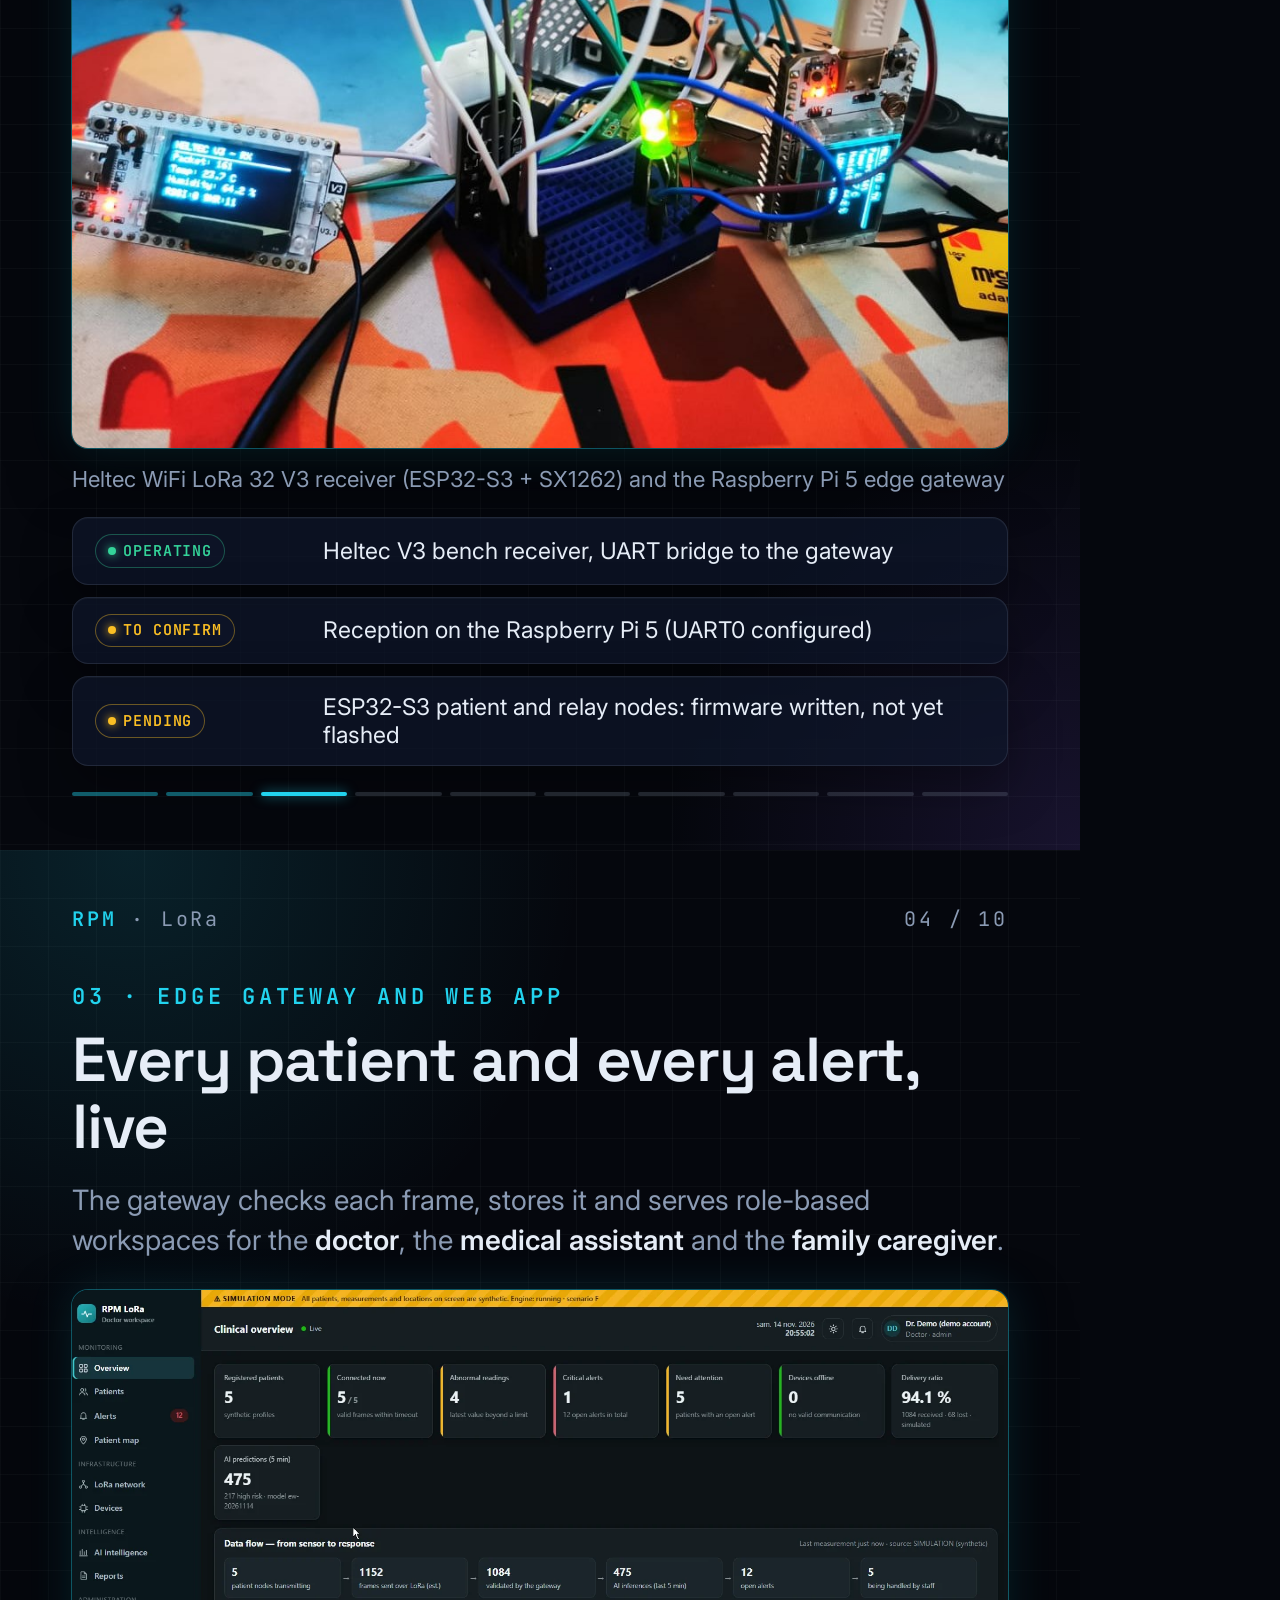
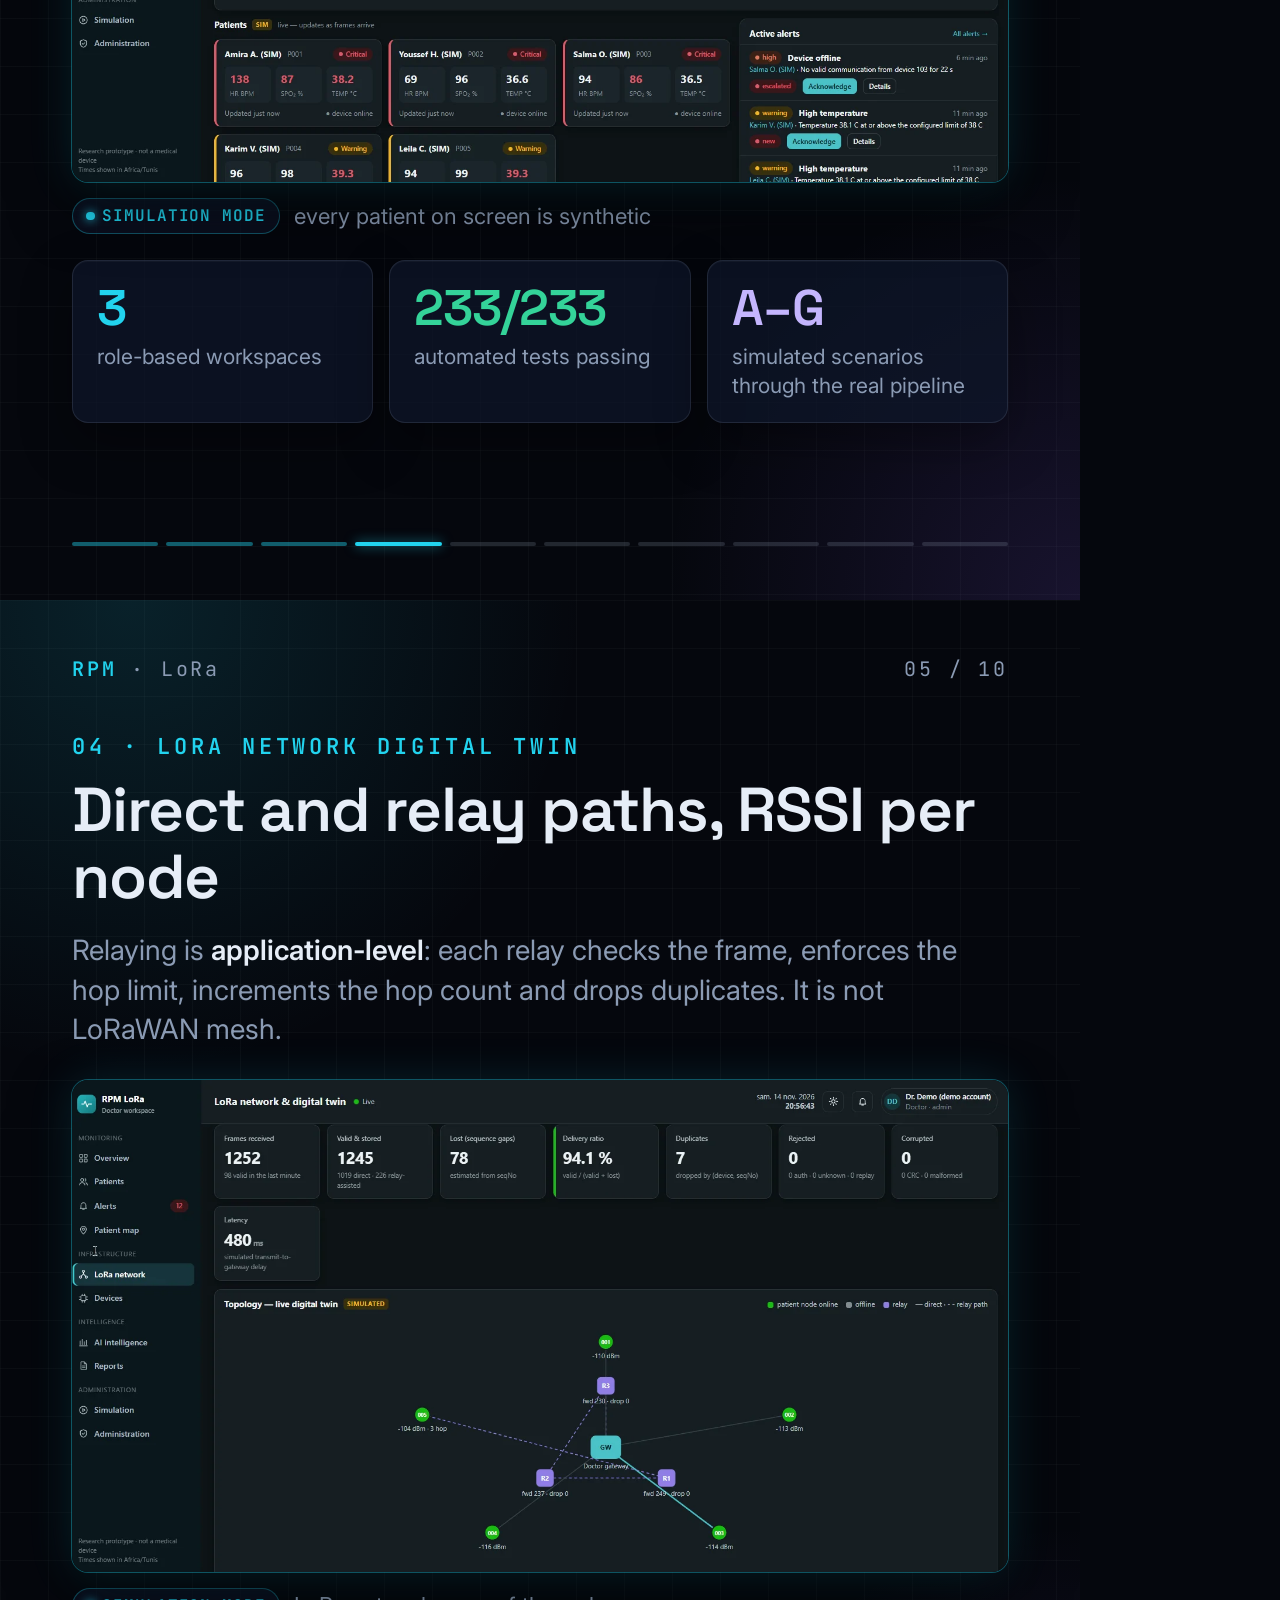
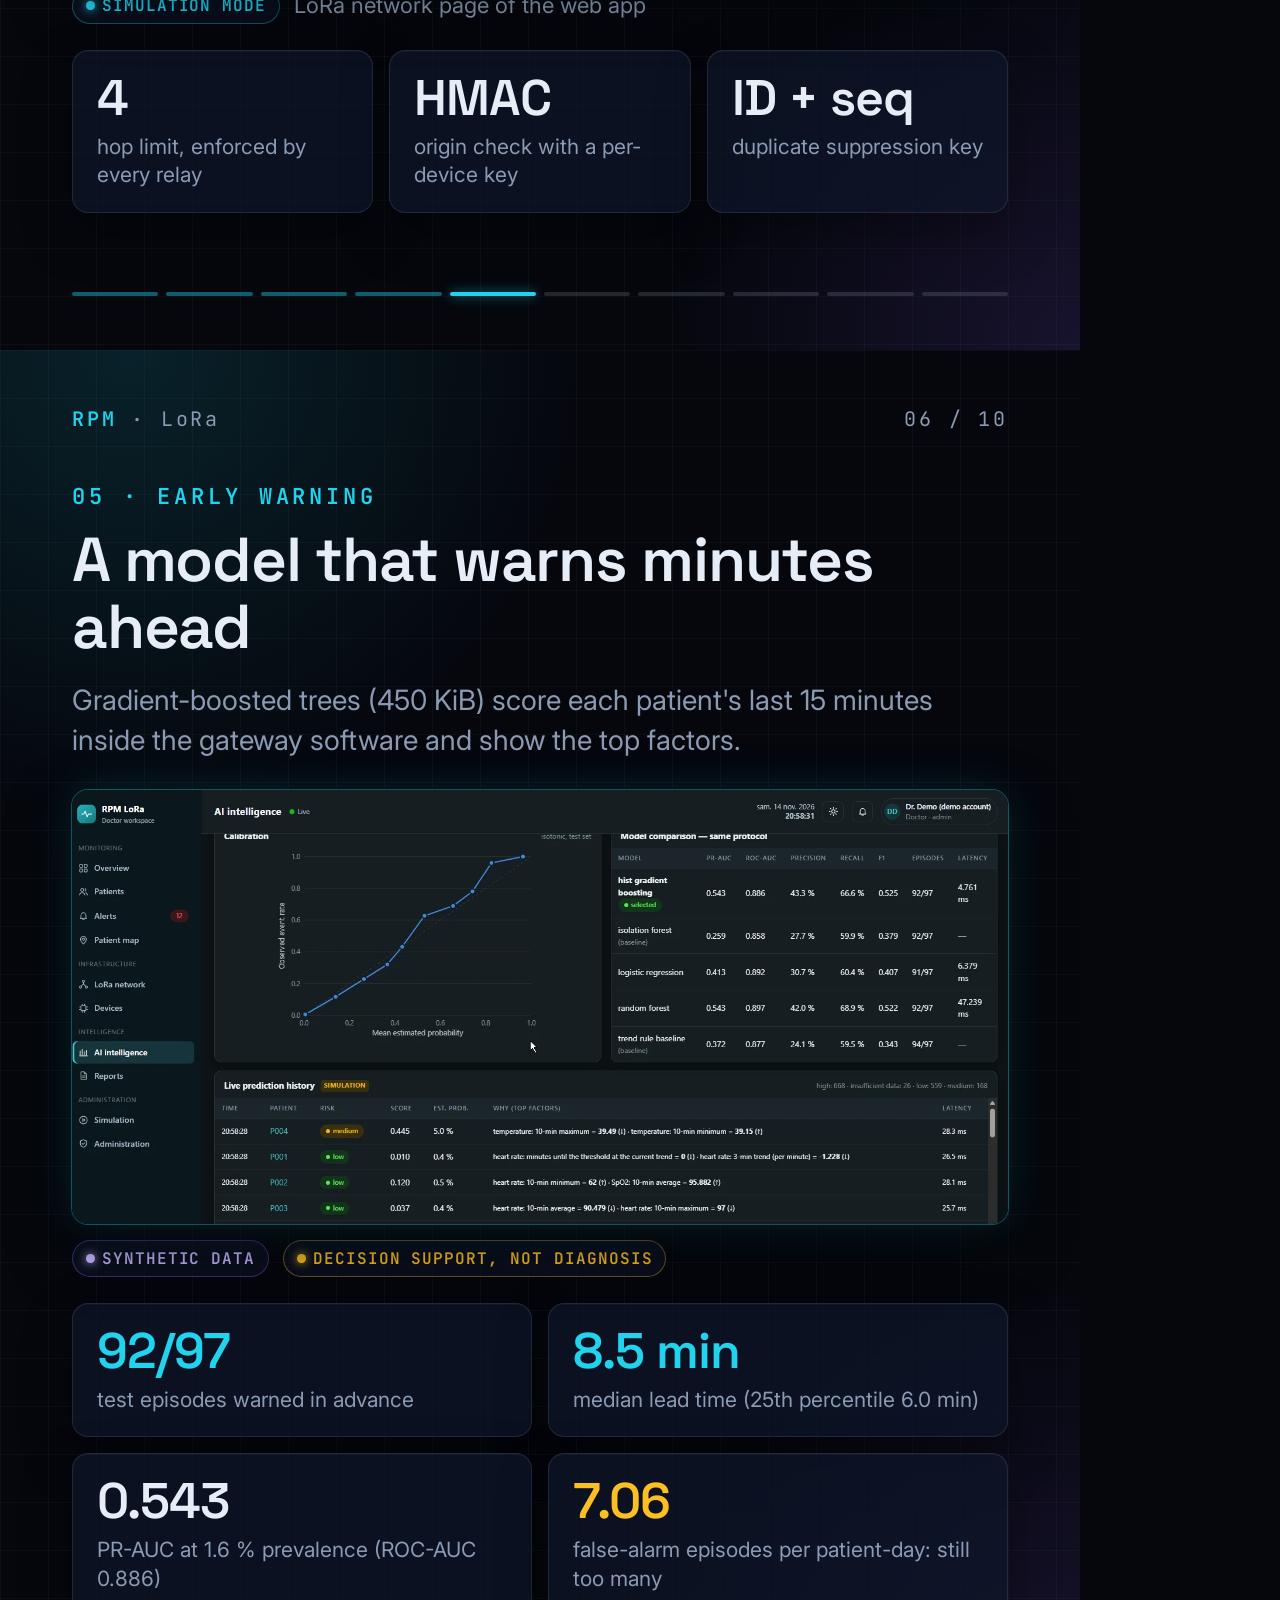
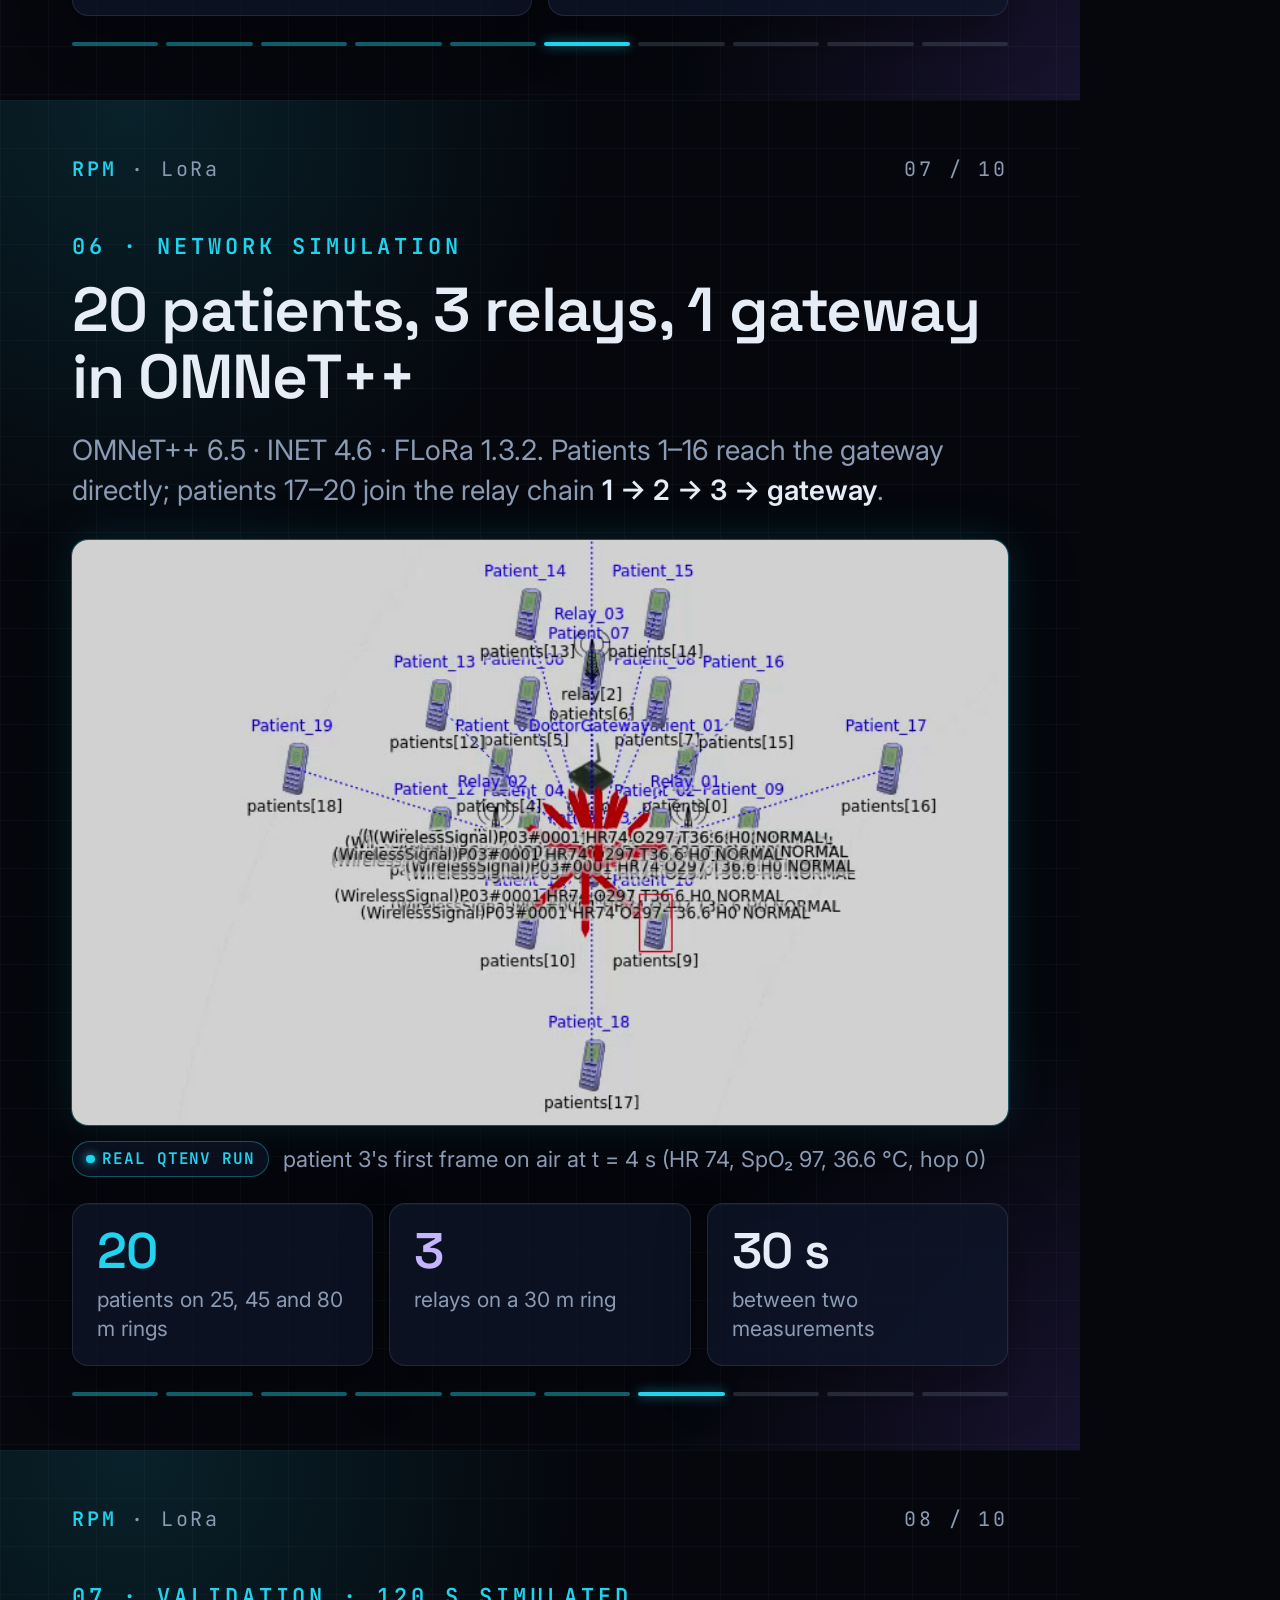
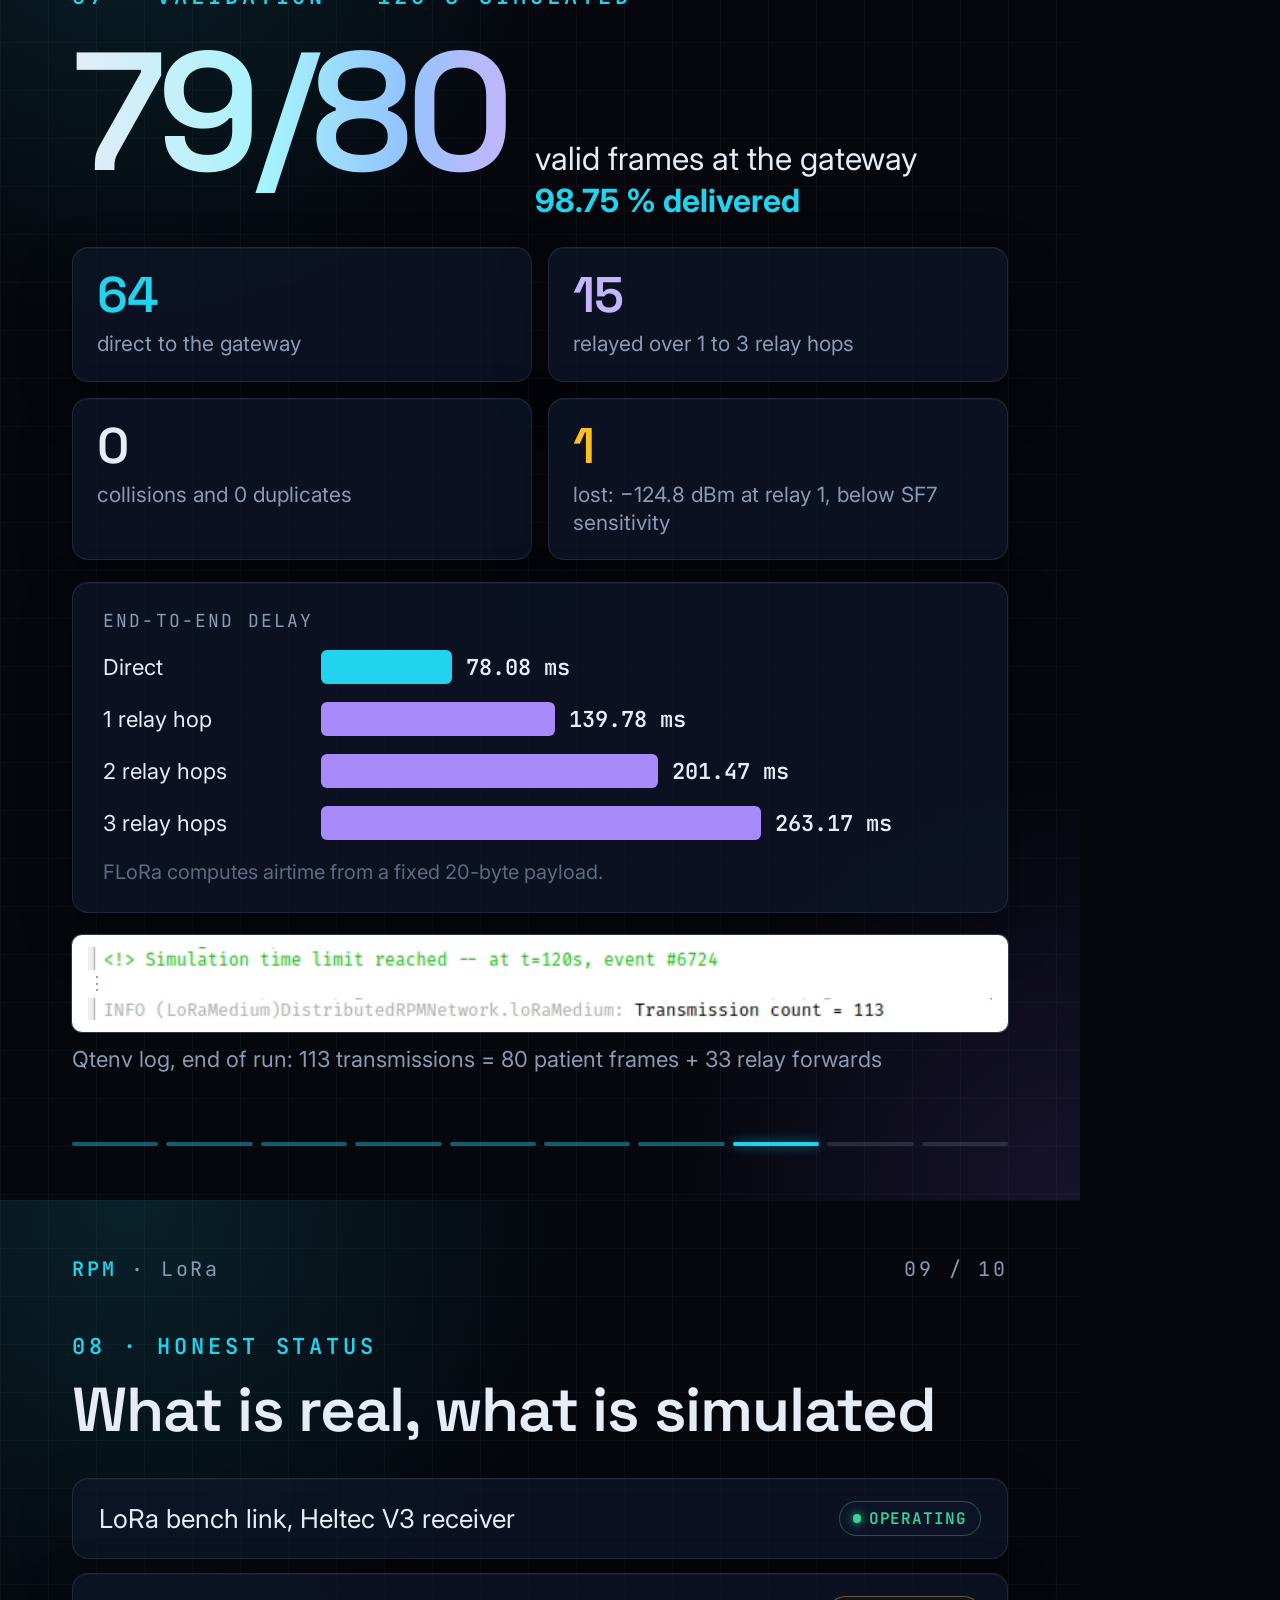
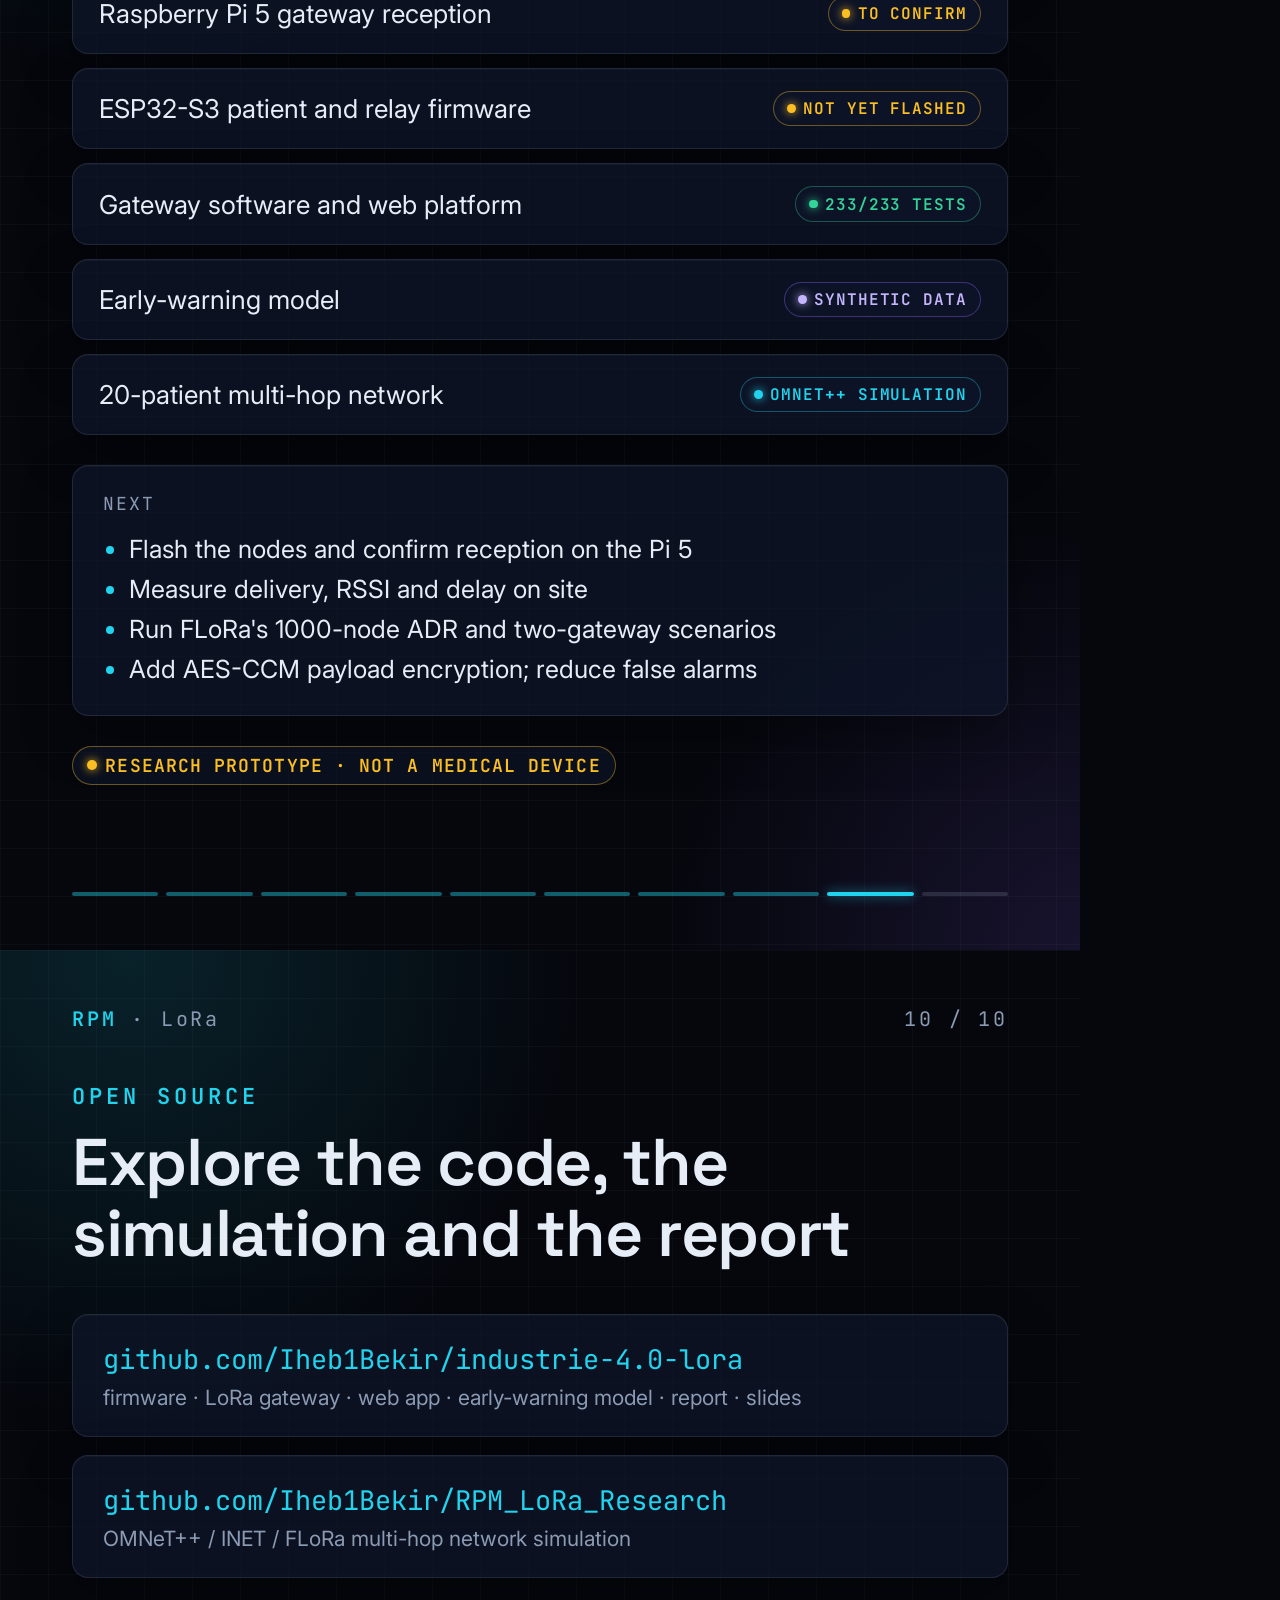
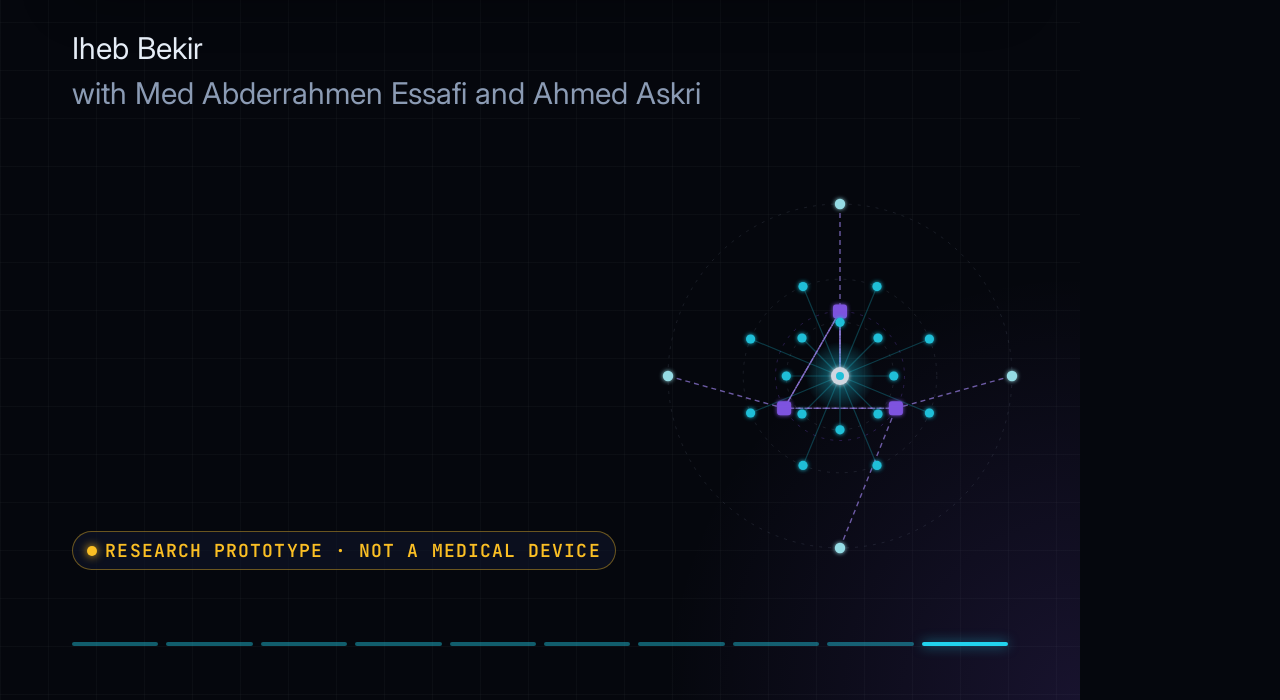
<file: site/design/carousel.html>
<!doctype html>
<html lang="en">
<head>
<meta charset="utf-8">
<title>Remote patient monitoring over LoRa</title>
<!-- LinkedIn document carousel, 1080 x 1350 per page (4:5).
     Render:  python site/tools/render_media.py pdf site/design/carousel.html site/design/out/carousel.pdf
     One page: carousel.html?p=N  (used for the PNG previews). Every figure comes from the project's verified results. -->
<link rel="stylesheet" href="../assets/brand.css">
<style>
  @page { size: 1080px 1350px; margin: 0; }
  * { box-sizing: border-box; }
  html, body { margin: 0; padding: 0; background: var(--bg); -webkit-print-color-adjust: exact; print-color-adjust: exact; }
  .page { position: relative; width: 1080px; height: 1350px; overflow: hidden; padding: 56px 72px 54px; display: flex; flex-direction: column;
          font-family: var(--font-text); break-after: page; page-break-after: always; }
  .page:last-of-type { break-after: auto; page-break-after: auto; }
  body.single .page { display: none; }
  body.single .page.on { display: flex; }
  .card { backdrop-filter: none; }

  .pbar { display: flex; justify-content: space-between; align-items: center; font-family: var(--font-mono); font-size: 20px; letter-spacing: .14em; color: var(--muted); }
  .pbar b { color: var(--cyan); font-weight: 600; }
  .k { font-size: 22px; margin-top: 50px; }
  h1, h2, p { margin: 0; }
  .t { font-size: 62px; margin-top: 16px; }
  .lede { font-size: 28px; line-height: 1.42; color: var(--muted); margin-top: 20px; }
  .lede b { color: var(--text); font-weight: 600; }

  .shot { margin-top: 30px; border-radius: 16px; overflow: hidden; background: #02040a;
          box-shadow: 0 0 0 1px rgba(34, 211, 238, .35), 0 0 46px rgba(34, 211, 238, .14), 0 24px 60px rgba(0, 0, 0, .55); }
  .shot img { display: block; width: 100%; height: auto; }
  .shot.fill { flex: 1 1 0; min-height: 0; }                       /* photos: take the free height, centre crop */
  .shot.fill img { height: 100%; object-fit: cover; object-position: center; }
  .shot.fit { position: relative; flex: 0 1 auto; min-height: 0; aspect-ratio: 1600 / 840; }   /* screenshots: never crop the sides */
  .shot.fit img { position: absolute; inset: 0; height: 100%; object-fit: cover; object-position: left top; }
  .cap { font-size: 22px; line-height: 1.4; color: var(--muted); margin-top: 16px; display: flex; gap: 14px; align-items: center; flex-wrap: wrap; }
  .cap .chip { font-size: 16px; }

  .grid2, .grid3 { display: grid; gap: 16px; margin-top: 26px; }
  .grid2 { grid-template-columns: 1fr 1fr; }
  .grid3 { grid-template-columns: 1fr 1fr 1fr; }
  .tile { padding: 22px 24px; }
  .tile .n { font-family: var(--font-display); font-size: 50px; font-weight: 600; line-height: 1; letter-spacing: -.02em; }
  .tile .d { font-size: 21px; color: var(--muted); margin-top: 10px; line-height: 1.35; }

  .foot { margin-top: auto; padding-top: 26px; display: flex; align-items: center; gap: 22px; }
  .prog { flex: 1; display: flex; gap: 8px; }
  .prog i { flex: 1; height: 4px; border-radius: 2px; background: rgba(148, 163, 184, .2); }
  .prog i.done { background: rgba(34, 211, 238, .42); }
  .prog i.on { background: var(--cyan); box-shadow: 0 0 12px rgba(34, 211, 238, .6); }
  .swipe { font-family: var(--font-mono); font-size: 20px; font-weight: 600; letter-spacing: .14em; text-transform: uppercase; color: var(--cyan); }

  /* 02 · frame */
  .fbar { display: flex; height: 76px; margin-top: 34px; border-radius: 10px; overflow: hidden; box-shadow: 0 0 0 1px rgba(255, 255, 255, .08), 0 0 40px rgba(34, 211, 238, .12); }
  .fbar span { display: grid; place-items: center; font-family: var(--font-mono); font-weight: 600; font-size: 22px; color: #05070d; border-right: 2px solid #05070d; }
  .fbar span:last-child { border-right: 0; }
  .fscale { display: flex; justify-content: space-between; font-family: var(--font-mono); font-size: 17px; color: var(--faint); margin-top: 8px; }
  .legend { list-style: none; padding: 0; margin: 18px 0 0; display: grid; grid-template-columns: 1fr 1fr; gap: 12px 28px; }
  .legend li { display: flex; align-items: center; gap: 12px; font-size: 21px; color: var(--text); }
  .legend i { flex: none; width: 16px; height: 16px; border-radius: 4px; }
  .legend em { margin-left: auto; font-style: normal; font-family: var(--font-mono); color: var(--muted); font-size: 19px; }
  .panel { padding: 26px 30px; margin-top: 30px; }
  .panel-h { font-family: var(--font-mono); font-size: 18px; letter-spacing: .12em; text-transform: uppercase; color: var(--muted); }
  .brow { display: grid; grid-template-columns: 300px 1fr; align-items: center; gap: 18px; margin-top: 18px; font-size: 22px; }
  .brow .bar { display: flex; align-items: center; gap: 14px; }
  .brow .bar i { height: 34px; border-radius: 6px; }
  .brow .bar span { font-family: var(--font-mono); font-weight: 600; font-size: 22px; }
  .note { font-size: 20px; color: var(--faint); margin-top: 18px; line-height: 1.4; }

  /* 03 · status rows */
  .rows { margin-top: 22px; display: grid; gap: 12px; }
  .rows .r { display: grid; grid-template-columns: 210px 1fr; align-items: center; gap: 18px; font-size: 23px; padding: 16px 22px; }
  .rows .chip { font-size: 15px; justify-self: start; }
  .rows.sec { margin-top: 24px; gap: 10px; }
  .rows.sec .r { grid-template-columns: 236px 1fr; padding: 14px 22px; font-size: 22px; }

  /* 08 · results */
  .big { display: flex; align-items: baseline; gap: 28px; margin-top: 22px; }
  .big .display { font-size: 168px; letter-spacing: -.045em; line-height: .95; }
  .big .bl { font-size: 32px; line-height: 1.3; color: var(--text); }
  .big .bl b { color: var(--cyan); }
  .delays .brow { grid-template-columns: 200px 1fr; }
  .log { margin-top: 22px; background: #fff; border-radius: 10px; padding: 12px 16px; box-shadow: 0 0 0 1px rgba(148, 163, 184, .3); }
  .log img { display: block; width: 100%; image-rendering: auto; }
  .log .gap { font-family: var(--font-mono); font-size: 18px; line-height: 1; color: #8b9bb4; padding: 4px 0 6px; }

  /* 09 · status table */
  .st { margin-top: 34px; display: grid; gap: 14px; }
  .st .r { display: flex; justify-content: space-between; align-items: center; gap: 20px; padding: 22px 26px; font-size: 26px; }
  .st .chip { font-size: 16px; flex: none; }
  .next ul { margin: 14px 0 0; padding-left: 26px; font-size: 25px; line-height: 1.6; color: var(--text); }
  .next li::marker { color: var(--cyan); }

  /* 10 · end */
  .repo { padding: 26px 30px; margin-top: 18px; }
  .repo .u { font-family: var(--font-mono); font-size: 27px; color: var(--cyan); }
  .repo .d { font-size: 21px; color: var(--muted); margin-top: 8px; }
</style>
<script src="../assets/topology.js"></script>
</head>
<body>

<!-- 1 · cover -->
<section class="page lab-bg">
  <div class="kicker k">Industry 4.0 · connected healthcare</div>
  <h1 class="display grad-text" style="font-size:94px;margin-top:26px;max-width:900px">Patient vital signs over long-range radio</h1>
  <p class="lede" style="font-size:31px;max-width:720px;margin-top:30px">From a LoRa link on the bench to a 20-patient multi-hop network in OMNeT++: an open research prototype.</p>
  <div data-motif="560" style="position:absolute;right:28px;bottom:118px"></div>
  <div class="mono" style="position:absolute;left:72px;bottom:150px;font-size:21px;color:var(--faint);letter-spacing:.08em;line-height:1.8">ESP32-S3 · SX1262<br>LoRa SF7 · 125 kHz<br>Raspberry Pi 5 gateway<br>OMNeT++ · INET · FLoRa</div>
</section>

<!-- 2 · the radio frame -->
<section class="page lab-bg">
  <div class="kicker k">01 · The radio frame</div>
  <h2 class="display t">One measurement, one 34-byte LoRa frame</h2>
  <p class="lede">No Wi-Fi, no cellular. Each reading leaves the patient node as an <b>authenticated binary frame</b> at SF7, 125 kHz and 14 dBm.</p>
  <div class="fbar">
    <span style="flex:2;background:#94a3b8">2</span><span style="flex:6;background:#67e8f9">6</span><span style="flex:8;background:#93c5fd">8</span><span style="flex:4;background:#fda4af">4</span><span style="flex:4;background:#fcd34d">4</span><span style="flex:8;background:#c4b5fd">8</span><span style="flex:2;background:#cbd5e1">2</span>
  </div>
  <div class="fscale"><span>byte 0</span><span>34 bytes</span></div>
  <ul class="legend">
    <li><i style="background:#94a3b8"></i>Version, payload type<em>2 B</em></li>
    <li><i style="background:#fda4af"></i>Heart rate, SpO₂, temperature<em>4 B</em></li>
    <li><i style="background:#67e8f9"></i>Patient, source, destination<em>6 B</em></li>
    <li><i style="background:#fcd34d"></i>Flags, alert, routing, hops, battery<em>4 B</em></li>
    <li><i style="background:#93c5fd"></i>Sequence number, timestamp<em>8 B</em></li>
    <li><i style="background:#c4b5fd"></i>HMAC-SHA256 tag, 64 bit<em>8 B</em></li>
    <li></li>
    <li><i style="background:#cbd5e1"></i>CRC-16<em>2 B</em></li>
  </ul>
  <div class="card panel" style="margin-top:26px;padding:22px 30px">
    <div class="panel-h">Time on air · SF7 / 125 kHz</div>
    <div class="brow"><span>Binary frame · 34 B</span><span class="bar"><i style="width:85px;background:var(--cyan)"></i><span style="color:var(--cyan)">77.1 ms</span></span></div>
    <div class="brow"><span>JSON, same fields · 241 B</span><span class="bar"><i style="width:420px;background:var(--bad)"></i><span style="color:var(--bad)">379.1 ms</span></span></div>
    <div class="note" style="margin-top:14px">Semtech AN1200.13 formula. One frame every 30 s is a 0.26 % duty cycle; JSON would need 4.9 times the airtime.</div>
  </div>
  <div class="rows sec">
    <div class="card r"><span class="chip ok">Authenticated</span><span>HMAC-SHA256 tag with a per-device 256-bit key</span></div>
    <div class="card r"><span class="chip ok">Replay-checked</span><span>32-bit sequence number, kept across reboots</span></div>
    <div class="card r"><span class="chip warn">Not encrypted</span><span>AES-CCM payload encryption is the next step</span></div>
  </div>
</section>

<!-- 3 · physical prototype -->
<section class="page lab-bg">
  <div class="kicker k">02 · Physical prototype</div>
  <h2 class="display t">A real LoRa link on the bench</h2>
  <div class="shot fill"><img src="../media/hardware-bench.jpg" alt="" style="object-position:center"></div>
  <div class="cap">Heltec WiFi LoRa 32 V3 receiver (ESP32-S3 + SX1262) and the Raspberry Pi 5 edge gateway</div>
  <div class="rows">
    <div class="card r"><span class="chip ok">Operating</span><span>Heltec V3 bench receiver, UART bridge to the gateway</span></div>
    <div class="card r"><span class="chip warn">To confirm</span><span>Reception on the Raspberry Pi 5 (UART0 configured)</span></div>
    <div class="card r"><span class="chip warn">Pending</span><span>ESP32-S3 patient and relay nodes: firmware written, not yet flashed</span></div>
  </div>
</section>

<!-- 4 · gateway and web app -->
<section class="page lab-bg">
  <div class="kicker k">03 · Edge gateway and web app</div>
  <h2 class="display t">Every patient and every alert, live</h2>
  <p class="lede">The gateway checks each frame, stores it and serves role-based workspaces for the <b>doctor</b>, the <b>medical assistant</b> and the <b>family caregiver</b>.</p>
  <div class="shot fit"><img src="../media/dashboard-overview.webp" alt=""></div>
  <div class="cap"><span class="chip sim">Simulation mode</span>every patient on screen is synthetic</div>
  <div class="grid3">
    <div class="card tile"><div class="n" style="color:var(--cyan)">3</div><div class="d">role-based workspaces</div></div>
    <div class="card tile"><div class="n" style="color:var(--ok)">233/233</div><div class="d">automated tests passing</div></div>
    <div class="card tile"><div class="n" style="color:#c4b5fd">A–G</div><div class="d">simulated scenarios through the real pipeline</div></div>
  </div>
</section>

<!-- 5 · LoRa digital twin -->
<section class="page lab-bg">
  <div class="kicker k">04 · LoRa network digital twin</div>
  <h2 class="display t">Direct and relay paths, RSSI per node</h2>
  <p class="lede">Relaying is <b>application-level</b>: each relay checks the frame, enforces the hop limit, increments the hop count and drops duplicates. It is not LoRaWAN mesh.</p>
  <div class="shot fit"><img src="../media/dashboard-network.webp" alt=""></div>
  <div class="cap"><span class="chip sim">Simulation mode</span>LoRa network page of the web app</div>
  <div class="grid3">
    <div class="card tile"><div class="n">4</div><div class="d">hop limit, enforced by every relay</div></div>
    <div class="card tile"><div class="n">HMAC</div><div class="d">origin check with a per-device key</div></div>
    <div class="card tile"><div class="n">ID + seq</div><div class="d">duplicate suppression key</div></div>
  </div>
</section>

<!-- 6 · early warning -->
<section class="page lab-bg">
  <div class="kicker k">05 · Early warning</div>
  <h2 class="display t">A model that warns minutes ahead</h2>
  <p class="lede">Gradient-boosted trees (450 KiB) score each patient's last 15 minutes inside the gateway software and show the top factors.</p>
  <div class="shot fit"><img src="../media/dashboard-ai.webp" alt=""></div>
  <div class="cap"><span class="chip syn">Synthetic data</span><span class="chip warn">Decision support, not diagnosis</span></div>
  <div class="grid2">
    <div class="card tile"><div class="n" style="color:var(--cyan)">92/97</div><div class="d">test episodes warned in advance</div></div>
    <div class="card tile"><div class="n" style="color:var(--cyan)">8.5 min</div><div class="d">median lead time (25th percentile 6.0 min)</div></div>
    <div class="card tile"><div class="n">0.543</div><div class="d">PR-AUC at 1.6 % prevalence (ROC-AUC 0.886)</div></div>
    <div class="card tile"><div class="n" style="color:var(--warn)">7.06</div><div class="d">false-alarm episodes per patient-day: still too many</div></div>
  </div>
</section>

<!-- 7 · network simulation -->
<section class="page lab-bg">
  <div class="kicker k">06 · Network simulation</div>
  <h2 class="display t">20 patients, 3 relays, 1 gateway in OMNeT++</h2>
  <p class="lede">OMNeT++ 6.5 · INET 4.6 · FLoRa 1.3.2. Patients 1–16 reach the gateway directly; patients 17–20 join the relay chain <b>1 → 2 → 3 → gateway</b>.</p>
  <div class="shot fill"><img src="img/omnet-network.jpg" alt="" style="object-position:center"></div>
  <div class="cap"><span class="chip sim">Real Qtenv run</span>patient 3's first frame on air at t = 4 s (HR 74, SpO₂ 97, 36.6 °C, hop 0)</div>
  <div class="grid3">
    <div class="card tile"><div class="n" style="color:var(--cyan)">20</div><div class="d">patients on 25, 45 and 80 m rings</div></div>
    <div class="card tile"><div class="n" style="color:#c4b5fd">3</div><div class="d">relays on a 30 m ring</div></div>
    <div class="card tile"><div class="n">30 s</div><div class="d">between two measurements</div></div>
  </div>
</section>

<!-- 8 · results -->
<section class="page lab-bg">
  <div class="kicker k">07 · Validation · 120 s simulated</div>
  <div class="big"><span class="display grad-text">79/80</span><span class="bl">valid frames at the gateway<br><b>98.75 % delivered</b></span></div>
  <div class="grid2">
    <div class="card tile"><div class="n" style="color:var(--cyan)">64</div><div class="d">direct to the gateway</div></div>
    <div class="card tile"><div class="n" style="color:#c4b5fd">15</div><div class="d">relayed over 1 to 3 relay hops</div></div>
    <div class="card tile"><div class="n">0</div><div class="d">collisions and 0 duplicates</div></div>
    <div class="card tile"><div class="n" style="color:var(--warn)">1</div><div class="d">lost: −124.8 dBm at relay 1, below SF7 sensitivity</div></div>
  </div>
  <div class="card panel delays" style="margin-top:22px">
    <div class="panel-h">End-to-end delay</div>
    <div class="brow"><span>Direct</span><span class="bar"><i style="width:131px;background:var(--cyan)"></i><span>78.08 ms</span></span></div>
    <div class="brow"><span>1 relay hop</span><span class="bar"><i style="width:234px;background:#a78bfa"></i><span>139.78 ms</span></span></div>
    <div class="brow"><span>2 relay hops</span><span class="bar"><i style="width:337px;background:#a78bfa"></i><span>201.47 ms</span></span></div>
    <div class="brow"><span>3 relay hops</span><span class="bar"><i style="width:440px;background:#a78bfa"></i><span>263.17 ms</span></span></div>
    <div class="note">FLoRa computes airtime from a fixed 20-byte payload.</div>
  </div>
  <div class="log"><img src="img/omnet-log-end.png" alt="Simulation time limit reached at t=120s"><div class="gap">⋮</div><img src="img/omnet-log-tx.png" alt="LoRaMedium transmission count = 113"></div>
  <div class="cap" style="margin-top:12px">Qtenv log, end of run: 113 transmissions = 80 patient frames + 33 relay forwards</div>
</section>

<!-- 9 · status -->
<section class="page lab-bg">
  <div class="kicker k">08 · Honest status</div>
  <h2 class="display t">What is real, what is simulated</h2>
  <div class="st">
    <div class="card r"><span>LoRa bench link, Heltec V3 receiver</span><span class="chip ok">Operating</span></div>
    <div class="card r"><span>Raspberry Pi 5 gateway reception</span><span class="chip warn">To confirm</span></div>
    <div class="card r"><span>ESP32-S3 patient and relay firmware</span><span class="chip warn">Not yet flashed</span></div>
    <div class="card r"><span>Gateway software and web platform</span><span class="chip ok">233/233 tests</span></div>
    <div class="card r"><span>Early-warning model</span><span class="chip syn">Synthetic data</span></div>
    <div class="card r"><span>20-patient multi-hop network</span><span class="chip sim">OMNeT++ simulation</span></div>
  </div>
  <div class="card panel next">
    <div class="panel-h">Next</div>
    <ul>
      <li>Flash the nodes and confirm reception on the Pi 5</li>
      <li>Measure delivery, RSSI and delay on site</li>
      <li>Run FLoRa's 1000-node ADR and two-gateway scenarios</li>
      <li>Add AES-CCM payload encryption; reduce false alarms</li>
    </ul>
  </div>
  <div style="margin-top:30px"><span class="chip warn" style="font-size:18px">Research prototype · not a medical device</span></div>
</section>

<!-- 10 · links and credits -->
<section class="page lab-bg">
  <div class="kicker k">Open source</div>
  <h2 class="display t" style="font-size:66px">Explore the code, the simulation and the report</h2>
  <div class="card repo" style="margin-top:44px"><div class="u">github.com/Iheb1Bekir/industrie-4.0-lora</div><div class="d">firmware · LoRa gateway · web app · early-warning model · report · slides</div></div>
  <div class="card repo"><div class="u">github.com/Iheb1Bekir/RPM_LoRa_Research</div><div class="d">OMNeT++ / INET / FLoRa multi-hop network simulation</div></div>
  <div style="font-size:30px;margin-top:48px;line-height:1.5">Iheb Bekir<br><span style="color:var(--muted)">with Med Abderrahmen Essafi and Ahmed Askri</span></div>
  <div data-motif="400" style="position:absolute;right:40px;bottom:120px;opacity:.9"></div>
  <div style="position:absolute;left:72px;bottom:130px"><span class="chip warn" style="font-size:18px">Research prototype · not a medical device</span></div>
</section>

<script>
  const pages = [...document.querySelectorAll('.page')];
  const N = pages.length, pad = (n) => String(n).padStart(2, '0');
  pages.forEach((p, i) => {
    p.insertAdjacentHTML('afterbegin', `<div class="pbar"><span><b>RPM</b> · LoRa</span><span>${pad(i + 1)} / ${pad(N)}</span></div>`);
    p.insertAdjacentHTML('beforeend', `<div class="foot"><div class="prog">${pages.map((_, j) => `<i class="${j === i ? 'on' : j < i ? 'done' : ''}"></i>`).join('')}</div>${i === 0 ? '<span class="swipe">Swipe →</span>' : ''}</div>`);
  });
  document.querySelectorAll('[data-motif]').forEach((m) => { m.innerHTML = topologySVG({ size: +m.dataset.motif }); });
  const only = +new URLSearchParams(location.search).get('p');
  if (only) { document.body.classList.add('single'); pages[only - 1].classList.add('on'); }
</script>
</body>
</html>
</file>
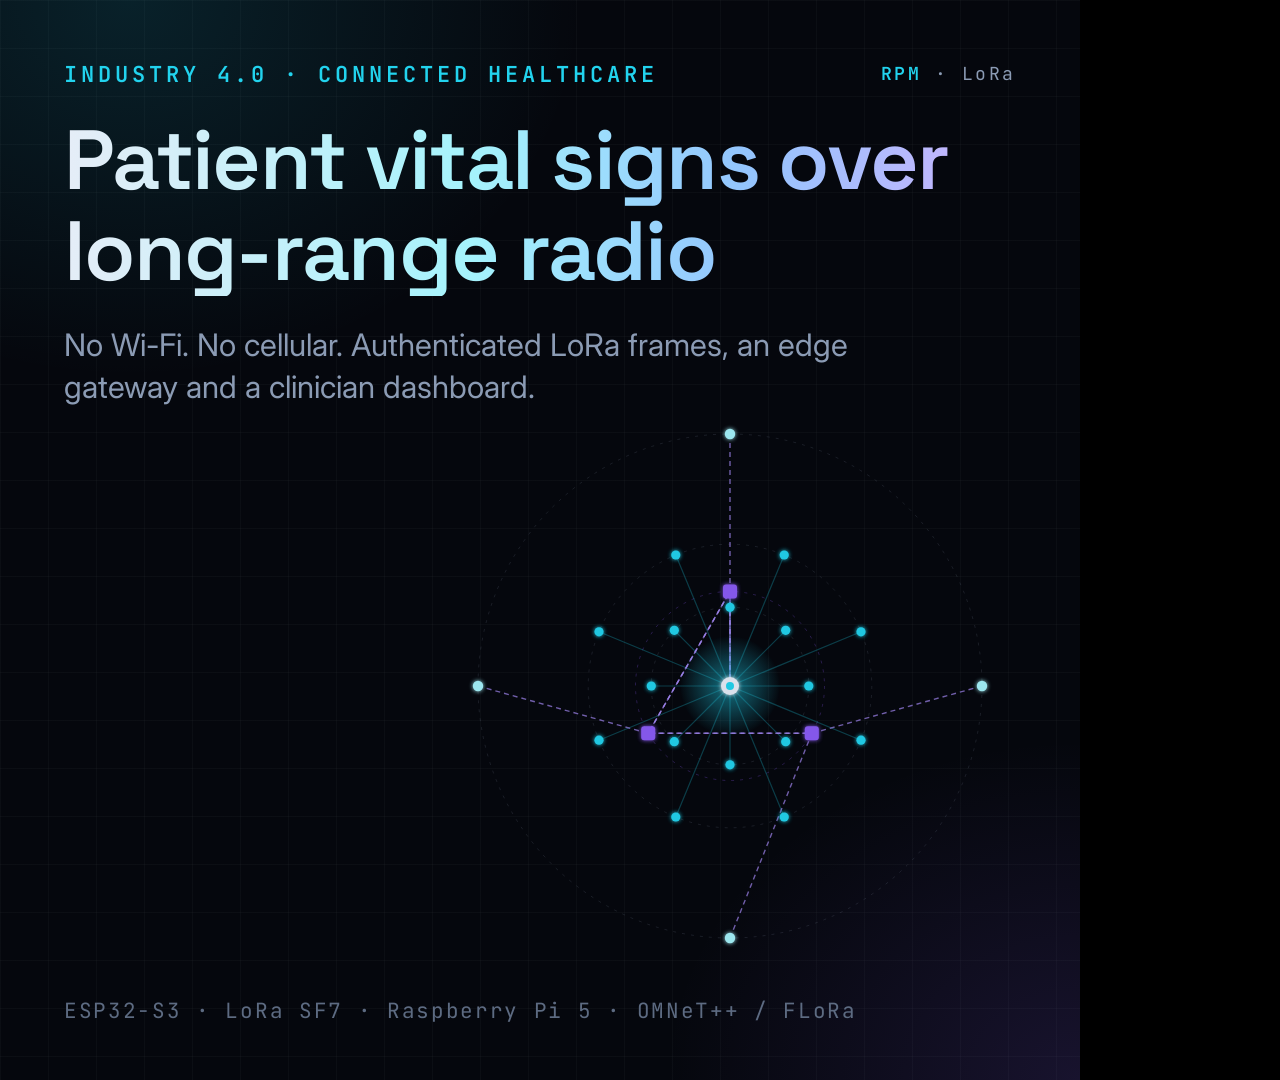
<file: site/design/media.html>
<!doctype html>
<html lang="en">
<head>
<meta charset="utf-8">
<title>RPM · LoRa media frames</title>
<link rel="stylesheet" href="../assets/brand.css">
<style>
  html, body { margin: 0; padding: 0; background: #000; }
  .frame { position: relative; overflow: hidden; box-sizing: border-box; font-family: var(--font-text); }
  .sq { width: 1080px; height: 1080px; padding: 60px 64px; }
  .top .kicker { font-size: 22px; }
  .top .display { font-size: 58px; margin: 18px 0 0; max-width: 940px; }
  .hole { position: absolute; border-radius: 14px; background: #02040a; box-shadow: 0 0 0 1px rgba(34, 211, 238, .38), 0 0 46px rgba(34, 211, 238, .16), 0 24px 60px rgba(0, 0, 0, .6); }
  .bottom { position: absolute; left: 64px; right: 64px; bottom: 56px; }
  .label { display: flex; align-items: center; gap: 16px; font-size: 25px; color: var(--muted); }
  .label .chip { font-size: 18px; }
  .chapters { display: flex; gap: 10px; margin-top: 30px; align-items: center; }
  .chapters span { flex: 1; font-family: var(--font-mono); font-size: 14px; letter-spacing: .12em; text-transform: uppercase; color: var(--faint); padding-top: 12px; border-top: 3px solid rgba(148, 163, 184, .18); }
  .chapters span.on { color: var(--cyan); border-top-color: var(--cyan); box-shadow: 0 -6px 18px -10px var(--cyan); }
  .brand { position: absolute; right: 64px; top: 62px; font-family: var(--font-mono); font-size: 18px; color: var(--muted); letter-spacing: .14em; }
  .brand b { color: var(--cyan); font-weight: 600; }
  .motif { position: absolute; opacity: .95; }
  .stat-grid { display: grid; grid-template-columns: 1fr 1fr; gap: 18px; margin-top: 38px; }
  .tile { padding: 22px 26px; }
  .tile .n { font-family: var(--font-display); font-size: 54px; font-weight: 600; line-height: 1; }
  .tile .t { font-size: 22px; color: var(--muted); margin-top: 8px; }
  .repo { padding: 26px 30px; margin-top: 18px; }
  .repo .u { font-family: var(--font-mono); font-size: 25px; color: var(--cyan); }
  .repo .d { font-size: 21px; color: var(--muted); margin-top: 8px; }
  .play { position: absolute; width: 132px; height: 132px; border-radius: 50%; background: rgba(34, 211, 238, .14); box-shadow: 0 0 0 2px rgba(34, 211, 238, .8), 0 0 60px rgba(34, 211, 238, .45); display: grid; place-items: center; }
  .play::after { content: ""; margin-left: 10px; border-left: 40px solid #e6edf7; border-top: 25px solid transparent; border-bottom: 25px solid transparent; }
</style>
<script src="../assets/topology.js"></script>
</head>
<body>
<div id="root"></div>
<script>
/* Each frame is rendered alone with ?f=<id> by site/tools/render_media.py. Video "holes" are filled by ffmpeg
   (site/tools/make_video.ps1) with real footage; the hole geometry below must match that script. */
const HOLE = { x: 40, y: 300, w: 1000, h: 525 };
const CH = ['Prototype', 'Web app', 'LoRa network', 'Early warning', 'Simulation', 'Validation'];
const chapters = (on) => `<div class="chapters">${CH.map((c, i) => `<span class="${i === on ? 'on' : ''}">${c}</span>`).join('')}</div>`;
const brand = '<div class="brand"><b>RPM</b> · LoRa</div>';
const scene = (o) => `
  <div class="frame sq lab-bg">${brand}
    <div class="top"><div class="kicker">${o.k}</div><div class="display">${o.h}</div></div>
    <div class="hole" style="left:${o.hole.x}px;top:${o.hole.y}px;width:${o.hole.w}px;height:${o.hole.h}px"></div>
    <div class="bottom"><div class="label">${o.chip || ''}<span>${o.l}</span></div>${chapters(o.c)}</div>
  </div>`;
const SIM = '<span class="chip sim">Simulation mode</span>';
const F = {
  'hook': { w: 1080, h: 1080, html: `
    <div class="frame sq lab-bg">${brand}
      <div class="kicker" style="font-size:22px">Industry 4.0 · connected healthcare</div>
      <div class="display grad-text" style="font-size:84px;margin-top:26px;max-width:900px">Patient vital signs over long-range radio</div>
      <div style="font-size:31px;color:var(--muted);margin-top:28px;max-width:860px;line-height:1.35">No Wi-Fi. No cellular. Authenticated LoRa frames, an edge gateway and a clinician dashboard.</div>
      <div class="motif" style="right:70px;bottom:110px">${topologySVG({ size: 560 })}</div>
      <div class="bottom" style="right:auto"><div class="mono" style="font-size:21px;color:var(--faint);letter-spacing:.08em">ESP32-S3 · LoRa SF7 · Raspberry Pi 5 · OMNeT++ / FLoRa</div></div>
    </div>` },
  'scene-photo': { w: 1080, h: 1080, html: scene({ k: '01 · Physical prototype', h: 'A real LoRa link on the bench', hole: HOLE, chip: '<span class="chip bench">Bench</span>', l: 'Heltec V3 LoRa receiver · Raspberry Pi 5 gateway', c: 0 }) },
  'scene-login': { w: 1080, h: 1080, html: scene({ k: '02 · Web monitoring', h: 'Three role-based workspaces', hole: { x: 40, y: 317, w: 1000, h: 490 }, l: 'doctor · medical assistant · family caregiver', c: 1 }) },
  'scene-overview': { w: 1080, h: 1080, html: scene({ k: '02 · Web monitoring', h: 'Every patient and every alert, live', hole: HOLE, chip: SIM, l: 'all patients on screen are synthetic', c: 1 }) },
  'scene-map': { w: 1080, h: 1080, html: scene({ k: '02 · Web monitoring', h: 'Where each patient is, at a glance', hole: HOLE, chip: SIM, l: 'fictional positions around Mahdia, Tunisia', c: 1 }) },
  'scene-twin': { w: 1080, h: 1080, html: scene({ k: '03 · LoRa network', h: 'A digital twin of the radio network', hole: HOLE, chip: SIM, l: 'direct and relay paths, RSSI per node', c: 2 }) },
  'scene-ai': { w: 1080, h: 1080, html: scene({ k: '04 · Early warning', h: 'A model on the gateway that warns early', hole: HOLE, chip: '<span class="chip syn">Synthetic data</span>', l: 'decision support, not diagnosis', c: 3 }) },
  'scene-omnet': { w: 1080, h: 1080, html: scene({ k: '05 · Network simulation', h: 'OMNeT++ / FLoRa: 20 patients, 3 relays, 1 gateway', hole: HOLE, chip: '<span class="chip sim">Simulation</span>', l: 'real Qtenv run · OMNeT++ 6.5 · INET 4.6 · FLoRa 1.3.2', c: 4 }) },
  'results': { w: 1080, h: 1080, html: `
    <div class="frame sq lab-bg">${brand}
      <div class="kicker" style="font-size:22px">06 · Validation</div>
      <div style="display:flex;align-items:baseline;gap:26px;margin-top:22px">
        <div class="display grad-text" style="font-size:150px;letter-spacing:-.04em">79/80</div>
        <div style="font-size:34px;color:var(--text);line-height:1.25">frames delivered<br><span style="color:var(--cyan)">98.75 %</span></div>
      </div>
      <div class="stat-grid">
        <div class="card tile"><div class="n" style="color:var(--cyan)">64</div><div class="t">direct to the gateway</div></div>
        <div class="card tile"><div class="n" style="color:#c4b5fd">15</div><div class="t">relayed over 1 to 3 hops</div></div>
        <div class="card tile"><div class="n">0</div><div class="t">collisions, 0 duplicates</div></div>
        <div class="card tile"><div class="n" style="color:var(--warn)">1</div><div class="t">lost: received below SF7 sensitivity</div></div>
      </div>
      <div style="font-size:23px;color:var(--muted);margin-top:30px">Delay: 78 ms direct, +62 ms per relay hop (FLoRa airtime model).</div>
      <div class="bottom"><div class="label"><span class="chip sim">OMNeT++ run · 120 s simulated</span></div>${chapters(5)}</div>
    </div>` },
  'end': { w: 1080, h: 1080, html: `
    <div class="frame sq lab-bg">${brand}
      <div class="kicker" style="font-size:22px">Open source</div>
      <div class="display" style="font-size:60px;margin-top:20px;max-width:900px">Explore the code, the simulation and the report</div>
      <div class="card repo" style="margin-top:40px"><div class="u">github.com/Iheb1Bekir/industrie-4.0-lora</div><div class="d">firmware · LoRa gateway · dashboard · early-warning model · report</div></div>
      <div class="card repo"><div class="u">github.com/Iheb1Bekir/RPM_LoRa_Research</div><div class="d">OMNeT++ / INET / FLoRa multi-hop network simulation</div></div>
      <div style="font-size:27px;margin-top:44px;line-height:1.45">Iheb Bekir<br><span style="color:var(--muted)">with Med Abderrahmen Essafi and Ahmed Askri</span></div>
      <div class="bottom"><span class="chip warn">Research prototype · not a medical device</span></div>
    </div>` },
  'poster': { w: 1280, h: 720, html: `
    <div class="frame lab-bg" style="width:1280px;height:720px;padding:64px 72px">
      <div class="kicker" style="font-size:20px">RPM · LoRa — project walkthrough</div>
      <div class="display grad-text" style="font-size:70px;margin-top:22px;max-width:700px">Remote patient monitoring over LoRa</div>
      <div style="font-size:26px;color:var(--muted);margin-top:24px;max-width:600px;line-height:1.4">Bench prototype · live dashboard · LoRa digital twin · early-warning model · OMNeT++/FLoRa simulation</div>
      <div class="motif" style="right:20px;top:70px">${topologySVG({ size: 560 })}</div>
      <div class="play" style="left:72px;bottom:64px"></div>
      <div style="position:absolute;left:228px;bottom:104px;font-size:26px;font-weight:600">Watch the 76-second demo</div>
    </div>` },
  'banner-a': { w: 1280, h: 640, html: `
    <div class="frame lab-bg" style="width:1280px;height:640px;padding:62px 70px">
      <div class="kicker" style="font-size:19px">Industry 4.0 · connected healthcare</div>
      <div class="display grad-text" style="font-size:60px;margin-top:18px;max-width:660px">Remote Patient Monitoring over LoRa</div>
      <div style="font-size:23px;color:var(--muted);margin-top:22px;max-width:600px;line-height:1.45">ESP32-S3 nodes · authenticated raw-LoRa frames · Raspberry Pi 5 edge gateway · role-based dashboard · on-gateway early warning</div>
      <div style="display:flex;gap:12px;margin-top:30px;font-size:19px"><span class="chip ok">233 tests passing</span><span class="chip sim">79/80 delivered · simulated</span></div>
      <img src="../media/dashboard-overview.webp" alt="" style="position:absolute;right:-120px;top:70px;width:640px;border-radius:14px;box-shadow:var(--glow-cyan),0 30px 70px rgba(0,0,0,.6);transform:perspective(1400px) rotateY(-14deg) rotateX(4deg)">
    </div>` },
  'banner-b': { w: 1280, h: 640, html: `
    <div class="frame lab-bg" style="width:1280px;height:640px;padding:62px 70px">
      <div class="kicker" style="font-size:19px">Network simulation · OMNeT++ / INET / FLoRa</div>
      <div class="display grad-text" style="font-size:64px;margin-top:18px;max-width:660px">RPM LoRa Research</div>
      <div style="font-size:24px;color:var(--muted);margin-top:22px;max-width:620px;line-height:1.45">A 20-patient, 3-relay multi-hop LoRa network with application-level forwarding, validation and duplicate suppression.</div>
      <div style="display:flex;gap:12px;margin-top:30px;font-size:19px"><span class="chip sim">79/80 delivered · 64 direct · 15 relayed</span></div>
      <div class="motif" style="right:40px;top:20px">${topologySVG({ size: 600, labels: true })}</div>
    </div>` },
};
const id = new URLSearchParams(location.search).get('f') || 'hook';
const f = F[id];
document.body.style.width = f.w + 'px'; document.body.style.height = f.h + 'px';
document.getElementById('root').innerHTML = f.html;
window.__frames = Object.fromEntries(Object.entries(F).map(([k, v]) => [k, [v.w, v.h]]));
</script>
</body>
</html>
</file>
<file: site/assets/brand.css>
/* RPM · LoRa — shared visual identity (website, README visuals, video frames, carousel).
   Deep navy / near-black, electric cyan and blue accents, subtle violet highlights. */
@import url("https://fonts.googleapis.com/css2?family=Inter:wght@400;500;600;700&family=JetBrains+Mono:wght@400;600&family=Space+Grotesk:wght@500;600;700&display=swap");

:root {
  --bg: #05070d;
  --bg-2: #0a0f1c;
  --surface: rgba(15, 23, 42, 0.72);
  --surface-2: rgba(30, 41, 59, 0.55);
  --line: rgba(148, 163, 184, 0.16);
  --line-strong: rgba(148, 163, 184, 0.28);
  --text: #e6edf7;
  --muted: #8b9bb4;
  --faint: #5d6b82;
  --cyan: #22d3ee;
  --blue: #3b82f6;
  --violet: #8b5cf6;
  --ok: #34d399;
  --warn: #fbbf24;
  --bad: #f87171;
  --radius: 16px;
  --font-display: "Space Grotesk", "Segoe UI Semibold", "Segoe UI", system-ui, sans-serif;
  --font-text: "Inter", "Segoe UI", system-ui, -apple-system, sans-serif;
  --font-mono: "JetBrains Mono", "Cascadia Mono", Consolas, ui-monospace, monospace;
  --glow-cyan: 0 0 0 1px rgba(34, 211, 238, 0.35), 0 0 32px rgba(34, 211, 238, 0.18);
}

/* lab background: two soft glows and a faint measurement grid */
.lab-bg {
  background-color: var(--bg);
  background-image:
    radial-gradient(60% 50% at 12% 0%, rgba(34, 211, 238, 0.13), transparent 70%),
    radial-gradient(55% 45% at 100% 100%, rgba(139, 92, 246, 0.14), transparent 70%),
    linear-gradient(rgba(148, 163, 184, 0.045) 1px, transparent 1px),
    linear-gradient(90deg, rgba(148, 163, 184, 0.045) 1px, transparent 1px);
  background-size: auto, auto, 48px 48px, 48px 48px;
  color: var(--text);
}

.kicker {
  font-family: var(--font-mono);
  font-weight: 600;
  letter-spacing: 0.18em;
  text-transform: uppercase;
  color: var(--cyan);
}
.display { font-family: var(--font-display); font-weight: 600; letter-spacing: -0.02em; line-height: 1.08; }
.grad-text {
  background: linear-gradient(92deg, #e6edf7 0%, #a5f3fc 45%, #93c5fd 75%, #c4b5fd 100%);
  -webkit-background-clip: text; background-clip: text; color: transparent;
}
.chip {
  display: inline-flex; align-items: center; gap: 0.45em;
  font-family: var(--font-mono); font-size: 0.78em; font-weight: 600; letter-spacing: 0.06em; text-transform: uppercase;
  padding: 0.38em 0.8em; border-radius: 999px; border: 1px solid var(--line-strong); color: var(--text); background: rgba(15, 23, 42, 0.6);
}
.chip::before { content: ""; width: 0.55em; height: 0.55em; border-radius: 50%; background: currentColor; box-shadow: 0 0 10px currentColor; }
.chip.ok { color: var(--ok); border-color: rgba(52, 211, 153, 0.35); }
.chip.sim { color: var(--cyan); border-color: rgba(34, 211, 238, 0.35); }
.chip.syn { color: #c4b5fd; border-color: rgba(139, 92, 246, 0.4); }
.chip.warn { color: var(--warn); border-color: rgba(251, 191, 36, 0.4); }
.chip.bad { color: var(--bad); border-color: rgba(248, 113, 113, 0.4); }
.chip.bench { color: #93c5fd; border-color: rgba(59, 130, 246, 0.4); }
.card {
  background: var(--surface); border: 1px solid var(--line); border-radius: var(--radius);
  box-shadow: 0 1px 0 rgba(255, 255, 255, 0.03) inset, 0 20px 50px rgba(0, 0, 0, 0.35);
  backdrop-filter: blur(6px);
}
.mono { font-family: var(--font-mono); }
</file>
<file: site/assets/site.css>
/* RPM·LoRa showcase layout (builds on brand.css) */
* { box-sizing: border-box; }
html { scroll-behavior: smooth; }
body { margin: 0; font-family: var(--font-text); font-size: 17px; line-height: 1.6; background-attachment: fixed; -webkit-font-smoothing: antialiased; }
img, video, canvas, svg { max-width: 100%; display: block; }
a { color: var(--cyan); text-decoration: none; }
a:hover { text-decoration: underline; }
code { font-family: var(--font-mono); font-size: 0.86em; color: #a5f3fc; background: rgba(34, 211, 238, 0.08); padding: 0.1em 0.35em; border-radius: 6px; }
h1, h2, h3 { margin: 0; color: var(--text); }
h3 { font-family: var(--font-display); font-weight: 600; font-size: 1.2rem; letter-spacing: -0.01em; }
:focus-visible { outline: 2px solid var(--cyan); outline-offset: 3px; border-radius: 6px; }
.wrap { width: min(1180px, 100% - 32px); margin-inline: auto; }
.skip { position: absolute; left: -999px; top: 8px; background: var(--cyan); color: #000; padding: 8px 12px; border-radius: 8px; z-index: 99; }
.skip:focus { left: 16px; }
.small { font-size: 0.86rem; color: var(--muted); }
.note { color: var(--muted); font-size: 0.95rem; max-width: 900px; margin-top: 22px; }
.pad { padding: 26px 28px; }
.c-cyan { color: var(--cyan); } .c-violet { color: #c4b5fd; } .c-warn { color: var(--warn); }

/* nav */
.nav { position: sticky; top: 0; z-index: 20; backdrop-filter: blur(14px); background: rgba(5, 7, 13, 0.72); border-bottom: 1px solid var(--line); }
.nav-in { display: flex; align-items: center; gap: 22px; height: 62px; }
.logo { display: flex; align-items: center; gap: 6px; color: var(--text); font-family: var(--font-display); font-size: 1.05rem; letter-spacing: 0.02em; }
.logo:hover { text-decoration: none; }
.logo svg { width: 26px; height: 26px; fill: none; stroke: var(--cyan); stroke-width: 2.6; stroke-linecap: round; stroke-linejoin: round; filter: drop-shadow(0 0 6px rgba(34, 211, 238, 0.6)); }
.logo span { color: var(--muted); }
.nav nav { display: flex; gap: 18px; margin-left: auto; font-size: 0.9rem; }
.nav nav a { color: var(--muted); }
.nav nav a:hover { color: var(--text); text-decoration: none; }

/* buttons */
.btn { display: inline-flex; align-items: center; gap: 8px; padding: 12px 20px; border-radius: 12px; font-weight: 600; font-size: 0.95rem; color: #04111a; background: linear-gradient(135deg, #22d3ee, #3b82f6); box-shadow: 0 8px 30px rgba(34, 211, 238, 0.25); border: 0; cursor: pointer; font-family: inherit; }
.btn:hover { text-decoration: none; filter: brightness(1.08); }
.btn.ghost { background: rgba(15, 23, 42, 0.6); color: var(--text); border: 1px solid var(--line-strong); box-shadow: none; }
.btn.small { padding: 8px 14px; font-size: 0.85rem; }
.btn.tiny { padding: 4px 10px; font-size: 0.75rem; border-radius: 8px; }

/* hero */
.hero { display: grid; grid-template-columns: 1.05fr 0.95fr; gap: 48px; align-items: center; padding: 72px 0 56px; }
.hero h1 { font-size: clamp(2.4rem, 5.4vw, 4.3rem); margin: 16px 0 18px; }
.lede { color: var(--muted); font-size: 1.12rem; max-width: 760px; margin: 10px 0 0; }
.cta { display: flex; flex-wrap: wrap; gap: 12px; margin: 30px 0 26px; }
.pills { list-style: none; padding: 0; margin: 0; display: grid; grid-template-columns: 1fr 1fr; gap: 10px; }
.pills li { background: var(--surface); border: 1px solid var(--line); border-radius: 12px; padding: 10px 14px; font-size: 0.9rem; color: var(--muted); display: flex; flex-wrap: wrap; align-items: center; gap: 6px 8px; }
.pills b { color: var(--text); font-family: var(--font-display); font-size: 1.05rem; }
.pills .chip { font-size: 0.68rem; }
.net { padding: 18px; margin: 0; }
.net-head { display: flex; justify-content: space-between; align-items: center; margin-bottom: 6px; }
.net-head .kicker { font-size: 0.72rem; }
#net { width: 100%; height: auto; aspect-ratio: 1; }
.net-stats { display: grid; grid-template-columns: repeat(4, 1fr); gap: 8px; margin-top: 8px; text-align: center; }
.net-stats span { display: block; font-family: var(--font-display); font-size: 1.6rem; font-weight: 600; }
.net-stats small { color: var(--muted); font-size: 0.74rem; text-transform: uppercase; letter-spacing: 0.08em; }
.net figcaption { font-size: 0.78rem; color: var(--faint); margin-top: 10px; }
.leg { display: inline-flex; gap: 10px; align-items: center; margin-left: 6px; }
.leg i { display: inline-block; width: 9px; height: 9px; border-radius: 50%; margin-right: 3px; vertical-align: middle; }
.d-p { background: var(--cyan); } .d-r { background: var(--violet); border-radius: 2px !important; } .d-g { background: #e6edf7; }

/* sections */
.block { padding: 84px 0 10px; }
.sec-head { margin-bottom: 30px; }
.sec-head h2 { font-size: clamp(1.8rem, 3.6vw, 2.7rem); margin-top: 12px; max-width: 900px; }
.grid2 { display: grid; grid-template-columns: 1fr 1fr; gap: 22px; margin-top: 22px; }
.grid2 > * { min-width: 0; }
.proto { align-items: start; }
.stack { display: grid; gap: 22px; align-content: start; }

.journey { list-style: none; padding: 0; margin: 0; display: grid; grid-template-columns: repeat(5, 1fr); gap: 14px; counter-reset: j; }
.journey li { position: relative; background: var(--surface); border: 1px solid var(--line); border-radius: var(--radius); padding: 22px 18px 18px; display: flex; flex-direction: column; gap: 8px; }
.journey li:not(:last-child)::after { content: ""; position: absolute; right: -14px; top: 38px; width: 14px; height: 2px; background: linear-gradient(90deg, var(--cyan), transparent); }
.journey .n { font-family: var(--font-mono); color: var(--cyan); font-size: 0.8rem; letter-spacing: 0.14em; }
.journey p { margin: 0; color: var(--muted); font-size: 0.92rem; flex: 1; }
.journey .chip { align-self: flex-start; font-size: 0.66rem; }

.repo { padding: 28px; color: var(--text); display: flex; flex-direction: column; gap: 10px; transition: transform 0.2s, border-color 0.2s; }
.repo:hover { text-decoration: none; transform: translateY(-3px); border-color: rgba(34, 211, 238, 0.4); }
.repo p { color: var(--muted); margin: 0; }
.repo .go { font-family: var(--font-mono); font-size: 0.85rem; color: var(--cyan); margin-top: auto; overflow-wrap: anywhere; }
.repo .chip { align-self: flex-start; }

.photo, .shot { margin: 0; overflow: hidden; }
.photo img, .shot img, .shot video { width: 100%; height: auto; }
.shot video { background: #d6d6d6; }
.photo figcaption, .shot figcaption { padding: 14px 18px; font-size: 0.85rem; color: var(--muted); }
.parts { list-style: none; padding: 0; margin: 0; display: grid; gap: 10px; }
.parts li { display: grid; grid-template-columns: 1fr auto; gap: 2px 12px; align-items: center; background: var(--surface); border: 1px solid var(--line); border-radius: 12px; padding: 12px 16px; }
.parts li span:not(.chip) { grid-column: 1; color: var(--muted); font-size: 0.88rem; }
.parts .chip { grid-row: 1 / span 2; grid-column: 2; font-size: 0.66rem; }
.fix { padding: 22px 24px; }
.fix p { margin: 10px 0 0; color: var(--muted); font-size: 0.95rem; }

/* architecture explorer */
.arch { display: grid; grid-template-columns: 1fr; gap: 0; overflow: hidden; }
#archSvg { width: 100%; height: auto; padding: 18px 18px 6px; }
.arch-panel { border-top: 1px solid var(--line); padding: 22px 28px 26px; background: rgba(5, 7, 13, 0.35); min-height: 150px; }
.arch-panel h3 { margin: 10px 0 8px; }
.arch-panel p { color: var(--muted); font-size: 0.95rem; margin: 0 0 12px; }
.arch-node { cursor: pointer; }
.arch-node rect { transition: stroke 0.2s, fill 0.2s; }
.arch-node:hover rect, .arch-node.on rect { stroke: #22d3ee; fill: rgba(34, 211, 238, 0.12); }
.arch-node:focus { outline: none; }
.arch-node:focus-visible rect { stroke: #fff; }

/* frame bytes */
.bytes { display: grid; grid-template-columns: repeat(34, minmax(0, 1fr)); gap: 3px; }
.byte-f { border-radius: 8px; padding: 10px 4px 8px; text-align: center; font-size: 0.74rem; font-weight: 600; color: #04111a; position: relative; min-height: 58px; display: flex; align-items: center; justify-content: center; }
.byte-f.s1 { font-size: 0.6rem; line-height: 1.15; padding: 6px 0; }
.byte-f small { position: absolute; top: -18px; left: 0; font-family: var(--font-mono); font-size: 0.66rem; color: var(--faint); font-weight: 400; }
.airtime { margin-top: 34px; }
.ticks { list-style: none; padding: 0; margin: 12px 0 0; display: grid; gap: 12px; }
.ticks li { padding-left: 26px; position: relative; color: var(--muted); }
.ticks li::before { content: ""; position: absolute; left: 0; top: 0.55em; width: 12px; height: 12px; border-radius: 3px; background: linear-gradient(135deg, var(--cyan), var(--violet)); box-shadow: 0 0 10px rgba(34, 211, 238, 0.5); }
.ticks b { color: var(--text); }

/* charts */
.chart text { fill: #8b9bb4; font-family: var(--font-text); font-size: 12px; }
.chart .v { fill: #e6edf7; font-weight: 600; }
.chart .grid { stroke: rgba(148, 163, 184, 0.14); }
.results .big { font-family: var(--font-display); font-size: 3.6rem; font-weight: 600; line-height: 1; }
#donut { margin-top: 14px; }
.donut-legend { display: grid; gap: 6px; font-size: 0.9rem; color: var(--muted); }
.donut-legend i { display: inline-block; width: 10px; height: 10px; border-radius: 3px; margin-right: 8px; }
.donut-wrap { display: flex; gap: 20px; align-items: center; }

/* demo */
.demo { align-items: center; }
.video { padding: 10px; }
.video video { width: 100%; border-radius: 12px; background: #000; }
.feat li { font-size: 1rem; }
.gallery { display: grid; grid-template-columns: repeat(5, 1fr); gap: 14px; margin-top: 22px; }
.gallery button { all: unset; cursor: zoom-in; border-radius: 12px; overflow: hidden; border: 1px solid var(--line); background: var(--surface); }
.gallery button:focus-visible { outline: 2px solid var(--cyan); }
.gallery img { aspect-ratio: 16 / 9; object-fit: cover; width: 100%; transition: transform 0.3s; }
.gallery button:hover img { transform: scale(1.04); }
.gallery span { display: block; padding: 8px 12px; font-size: 0.8rem; color: var(--muted); }
dialog#lightbox { max-width: min(1400px, 94vw); background: #05070d; border: 1px solid var(--line-strong); border-radius: 16px; color: var(--text); padding: 14px; }
dialog#lightbox::backdrop { background: rgba(2, 4, 10, 0.82); backdrop-filter: blur(4px); }
dialog#lightbox img { width: 100%; border-radius: 10px; }
dialog#lightbox p { color: var(--muted); margin: 10px 4px; }

/* intelligence */
.kpis { display: grid; grid-template-columns: repeat(4, 1fr); gap: 14px; margin-bottom: 22px; }
.kpis .card { padding: 20px 22px; }
.kpis b { display: block; font-family: var(--font-display); font-size: 2.1rem; color: var(--text); line-height: 1.1; }
.kpis span { color: var(--muted); font-size: 0.9rem; }
.kpis .warnk b { color: var(--warn); }

/* evidence, links, team */
.evidence { display: grid; grid-template-columns: repeat(3, 1fr); gap: 14px; }
.evidence .card { padding: 20px; }
.evidence p { margin: 10px 0 0; color: var(--muted); font-size: 0.93rem; }
.links { display: grid; grid-template-columns: repeat(5, 1fr); gap: 14px; }
.links a { padding: 20px; color: var(--text); display: flex; flex-direction: column; gap: 6px; transition: transform 0.2s, border-color 0.2s; }
.links a:hover { text-decoration: none; transform: translateY(-3px); border-color: rgba(34, 211, 238, 0.4); }
.links span { color: var(--muted); font-size: 0.85rem; }
.team { margin-top: 22px; }
.team p { margin: 8px 0 0; font-size: 1.05rem; }
.foot { border-top: 1px solid var(--line); margin-top: 90px; padding: 28px 0 40px; color: var(--faint); font-size: 0.85rem; }

/* responsive */
@media (max-width: 1020px) {
  .hero { grid-template-columns: 1fr; padding-top: 44px; }
  .journey { grid-template-columns: repeat(2, 1fr); }
  .journey li::after { display: none; }
  .links { grid-template-columns: repeat(2, 1fr); }
  .gallery { grid-template-columns: repeat(3, 1fr); }
  .nav nav { display: none; }
  .nav-in .btn { margin-left: auto; }
}
@media (max-width: 720px) {
  body { font-size: 16px; }
  .grid2, .kpis, .evidence { grid-template-columns: 1fr; }
  .kpis { grid-template-columns: 1fr 1fr; }
  .pills { grid-template-columns: 1fr; }
  .journey { grid-template-columns: 1fr; }
  .links { grid-template-columns: 1fr; }
  .gallery { grid-template-columns: 1fr 1fr; }
  .bytes { grid-template-columns: repeat(17, minmax(0, 1fr)); row-gap: 26px; }
  .byte-f { font-size: 0.6rem; min-height: 50px; }
  .block { padding-top: 60px; }
}
@media (prefers-reduced-motion: reduce) {
  html { scroll-behavior: auto; }
  .repo, .links a, .gallery img { transition: none; }
}
</file>
